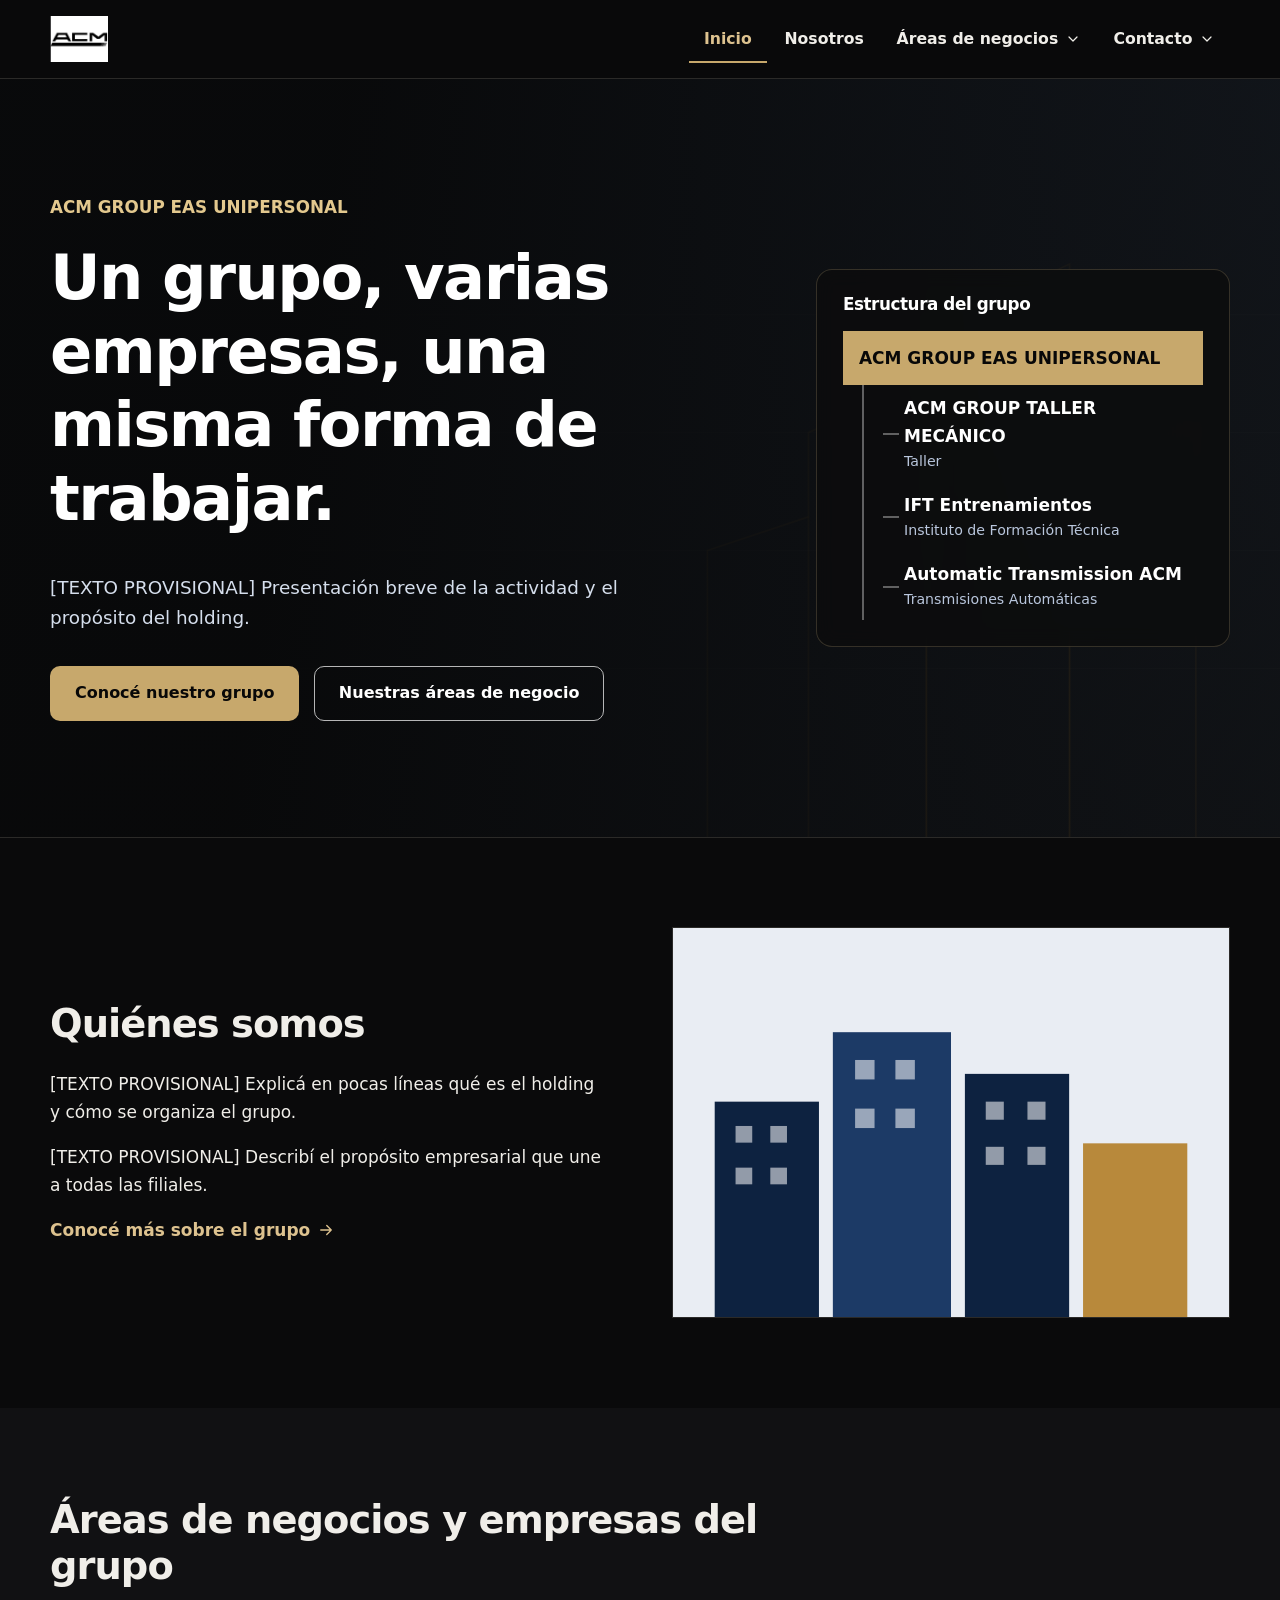
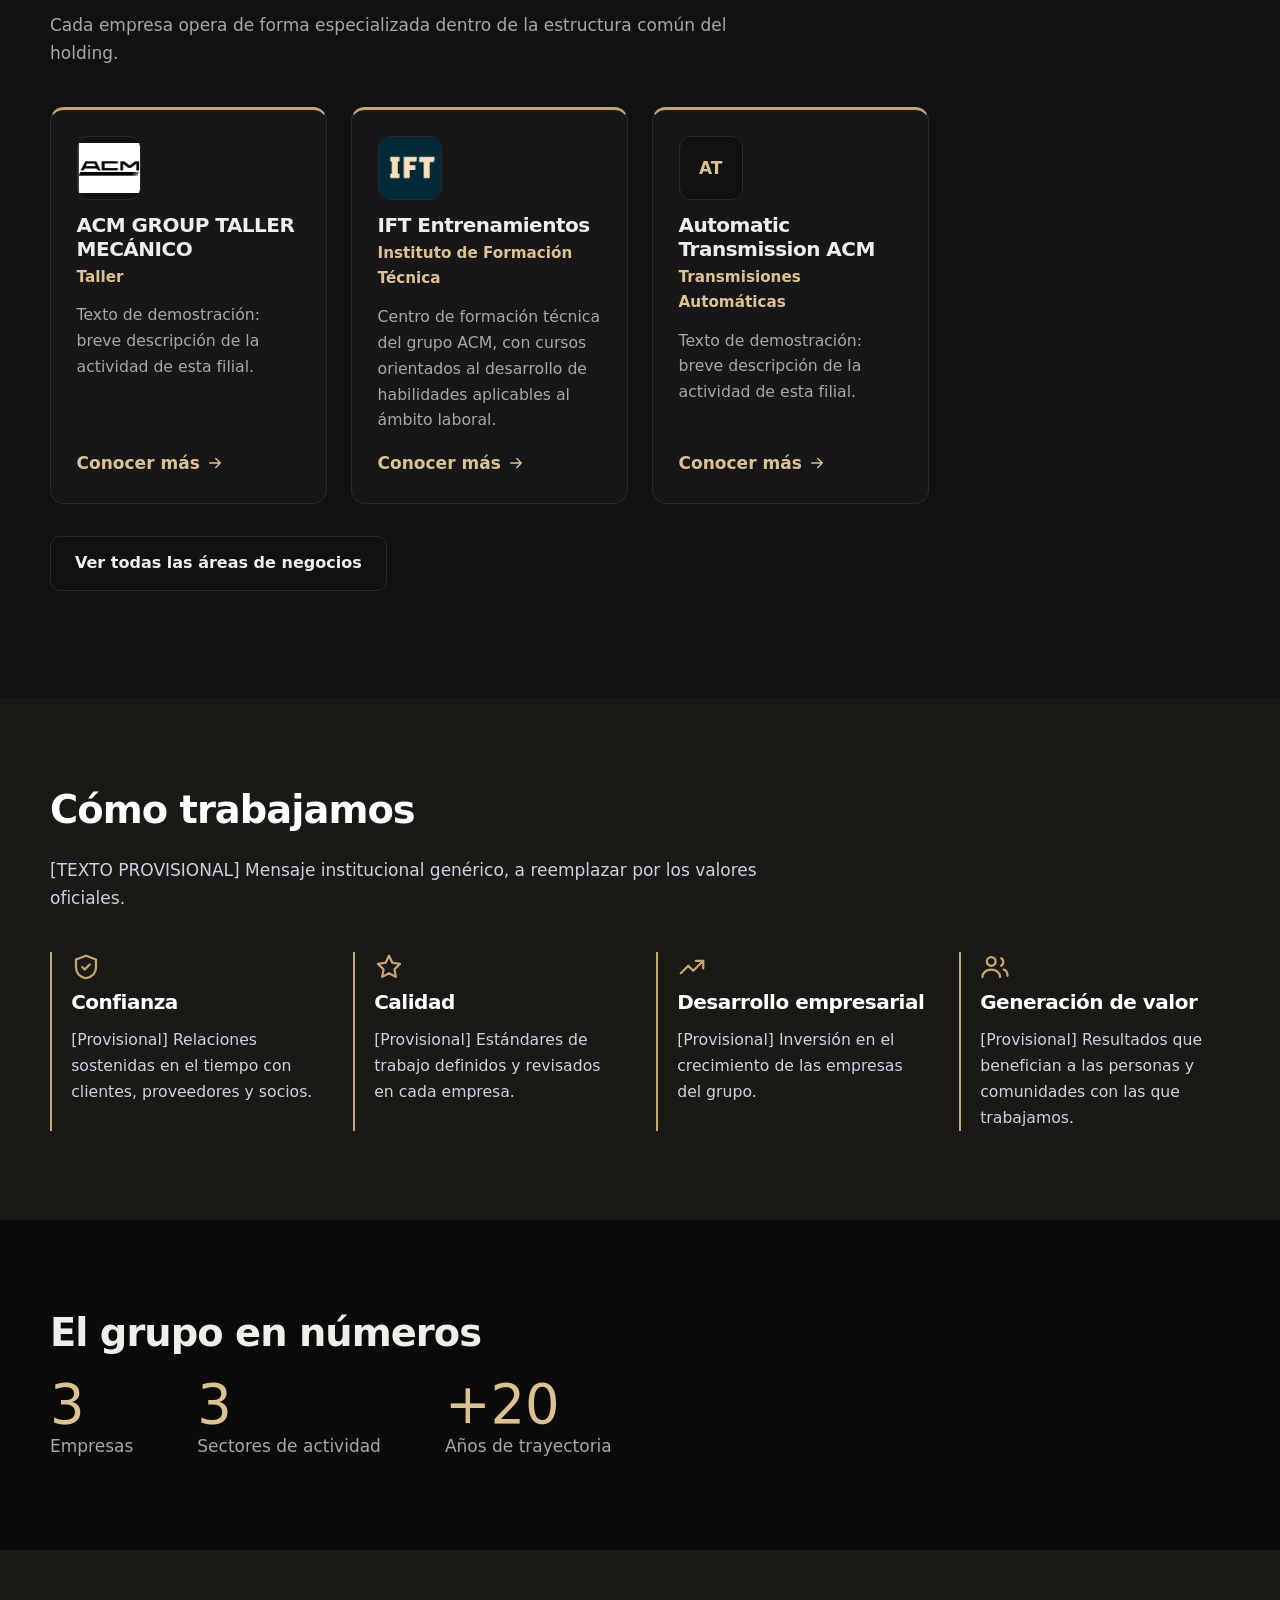
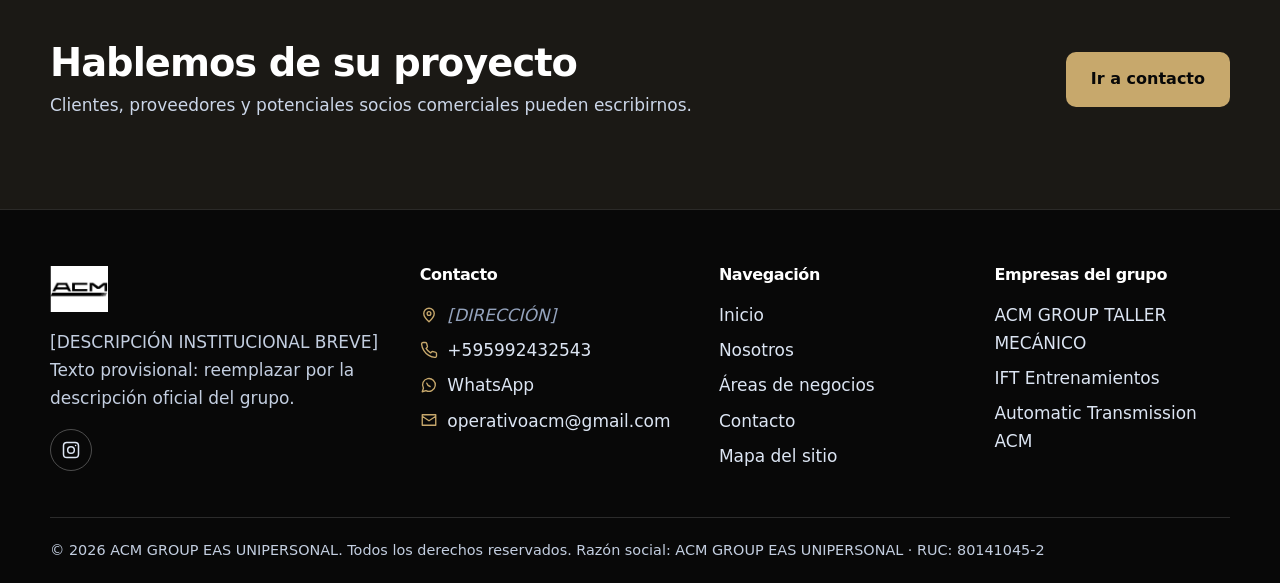
<file: index.html>
<!DOCTYPE html>
<html lang="es">
<head>
  <meta charset="utf-8">
  <meta name="viewport" content="width=device-width, initial-scale=1">
  <title>ACM GROUP EAS UNIPERSONAL | Grupo empresarial</title>
  <meta name="description" content="[DESCRIPCIÓN] Sitio institucional del holding y sus empresas filiales.">
  <meta name="theme-color" content="#0a0a0b">
  <link rel="canonical" href="https://midominio.com.py/ift/">
  <meta property="og:type" content="website">
  <meta property="og:locale" content="es_PY">
  <meta property="og:site_name" content="[NOMBRE DEL HOLDING]">
  <meta property="og:title" content="[NOMBRE DEL HOLDING] | Grupo empresarial">
  <meta property="og:description" content="[DESCRIPCIÓN] Sitio institucional del holding y sus empresas filiales.">
  <meta property="og:url" content="https://midominio.com.py/ift/">
  <link rel="icon" href="/assets/logos/LOGO-ACM.png " type="image/svg+xml">
  <link rel="stylesheet" href="./css/variables.css">
  <link rel="stylesheet" href="./css/styles.css">
  <link rel="stylesheet" href="./css/components.css">
  <link rel="stylesheet" href="./css/responsive.css">
</head>
<body data-root="./" data-page="inicio">
  <a class="skip-link" href="#contenido">Saltar al contenido</a>
  <div id="site-header"></div>
  <noscript><div class="noscript-aviso">Este sitio necesita JavaScript. Enlaces: <a href="./">Inicio</a> · <a href="./nosotros/">Nosotros</a> · <a href="./negocios/">Áreas de negocios</a> · <a href="./contacto/">Contacto</a></div></noscript>
  <main id="contenido" tabindex="-1"></main>
  <div id="site-footer"></div>
  <script src="./js/data/config.js" defer></script>
  <script src="./js/data/empresas.js" defer></script>
  <script src="./js/data/contenido.js" defer></script>
  <script src="./js/icons.js" defer></script>
  <script src="./js/utils.js" defer></script>
  <script src="./js/navigation.js" defer></script>
  <script src="./js/render-empresas.js" defer></script>
  <script src="./js/main.js" defer></script>
</body>
</html>
</file>
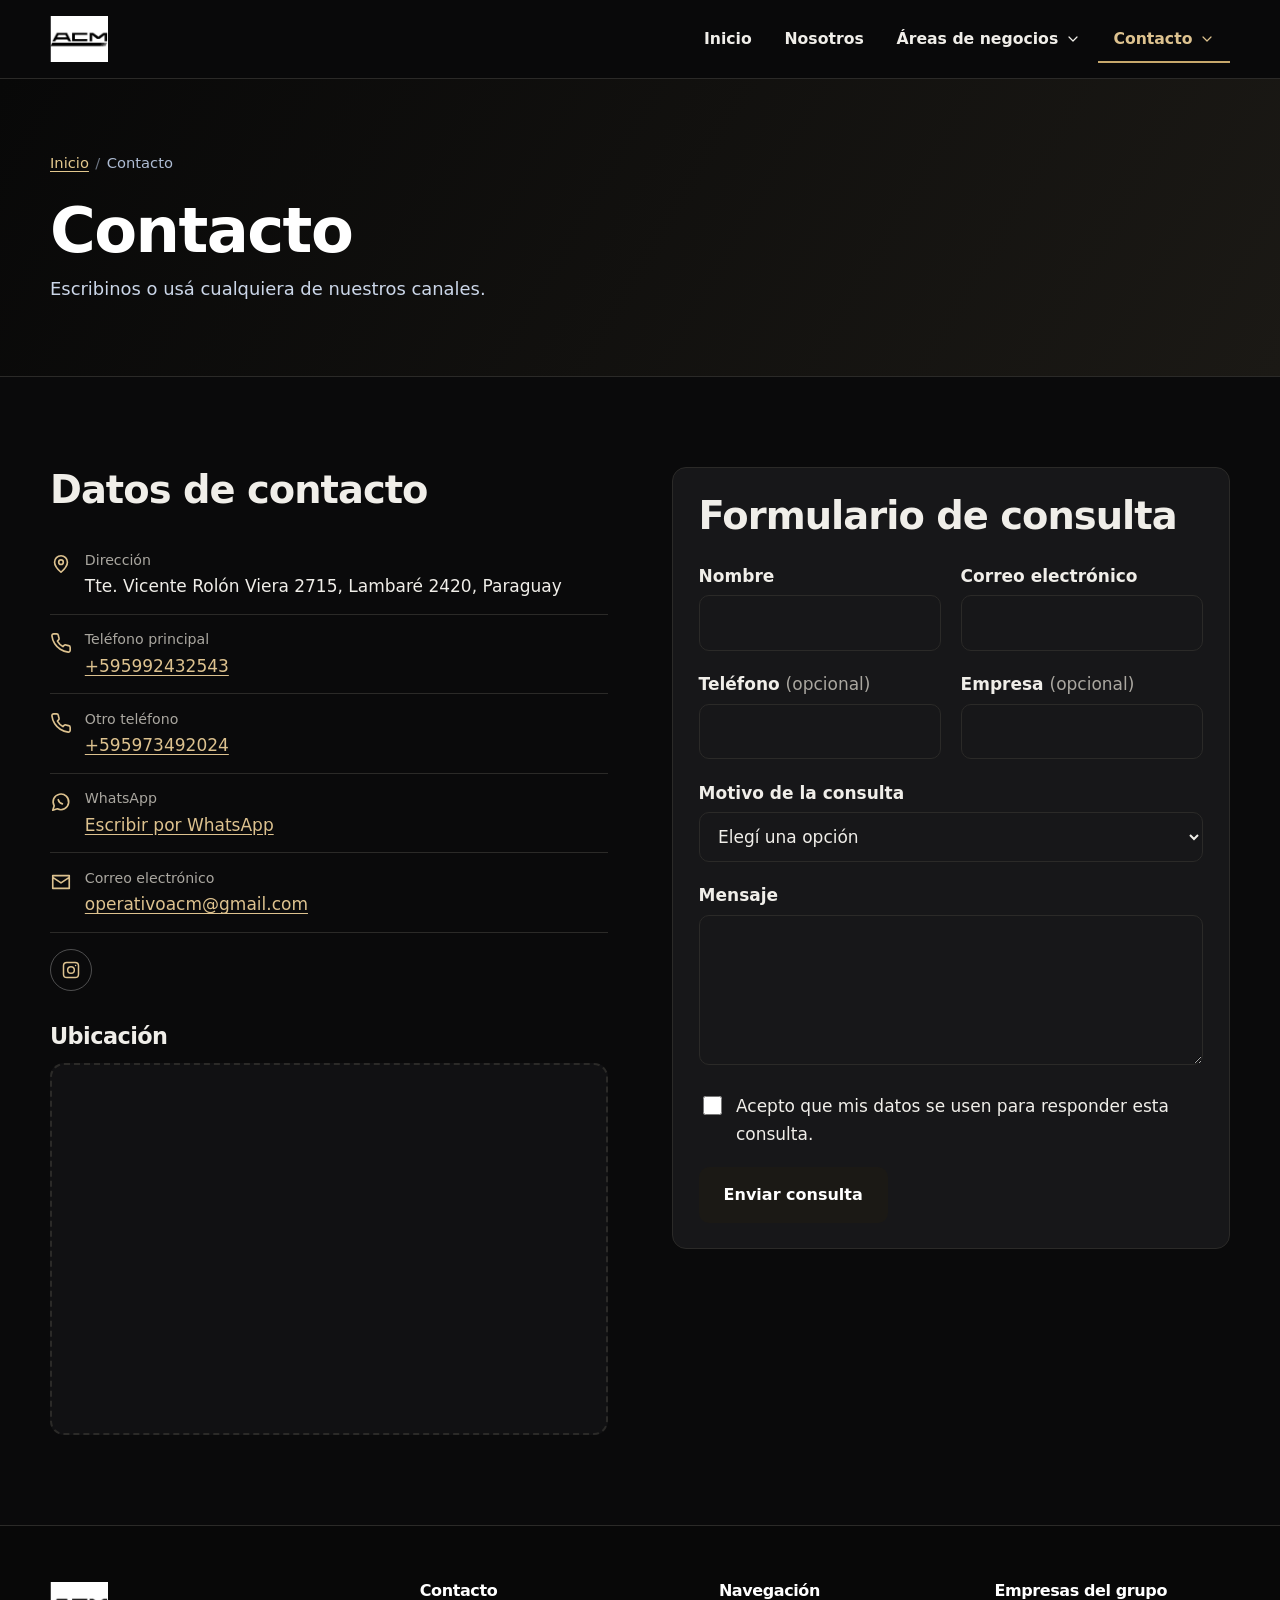
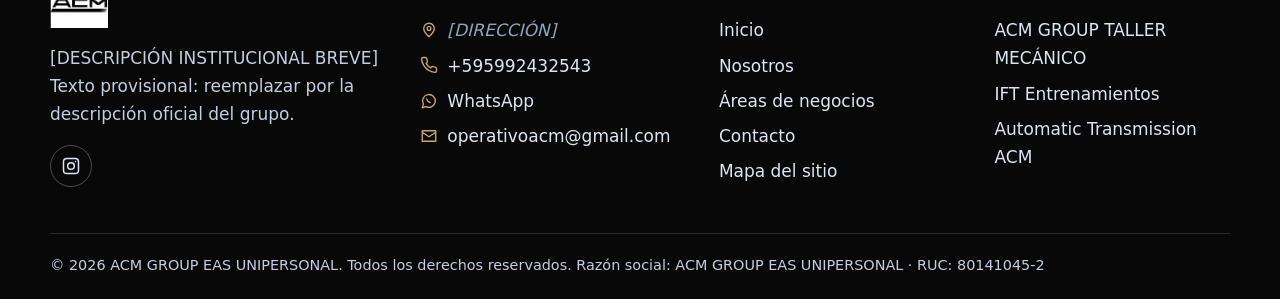
<file: contacto/index.html>
<!DOCTYPE html>
<html lang="es">
<head>
  <meta charset="utf-8">
  <meta name="viewport" content="width=device-width, initial-scale=1">
  <title>Contactos</title>
  <meta name="description" content="Datos de contacto y formulario de consulta del holding.">
  <meta name="theme-color" content="#0a0a0b">
  <link rel="canonical" href="https://midominio.com.py/ift/contacto/">
  <meta property="og:type" content="website">
  <meta property="og:locale" content="es_PY">
  <meta property="og:site_name" content="[NOMBRE DEL HOLDING]">
  <meta property="og:title" content="Contacto | [NOMBRE DEL HOLDING]">
  <meta property="og:description" content="Datos de contacto y formulario de consulta del holding.">
  <meta property="og:url" content="https://midominio.com.py/ift/contacto/">
  <link rel="icon" href="../assets/img/favicon.svg" type="image/svg+xml">
  <link rel="stylesheet" href="../css/variables.css">
  <link rel="stylesheet" href="../css/styles.css">
  <link rel="stylesheet" href="../css/components.css">
  <link rel="stylesheet" href="../css/responsive.css">
</head>
<body data-root="../" data-page="contacto">
  <a class="skip-link" href="#contenido">Saltar al contenido</a>
  <div id="site-header"></div>
  <noscript><div class="noscript-aviso">Este sitio necesita JavaScript. Enlaces: <a href="../">Inicio</a> · <a href="../nosotros/">Nosotros</a> · <a href="../negocios/">Áreas de negocios</a> · <a href="../contacto/">Contacto</a></div></noscript>
  <main id="contenido" tabindex="-1" data-vista="contacto">
    <section class="page-hero"><div class="container">
      <ol class="breadcrumb" aria-label="Ruta de navegación"><li><a href="../">Inicio</a></li><li><span aria-current="page">Contacto</span></li></ol>
      <h1>Contacto</h1><p>Escribinos o usá cualquiera de nuestros canales.</p>
    </div></section>
    <section class="section"><div class="container split split--top">
      <div><h2>Datos de contacto</h2><div id="contacto-info"></div>
        <h2 style="margin-top:2rem;font-size:1.4rem">Ubicación</h2><div class="mapa-caja" id="mapa"></div></div>
      <div class="panel">
        <h2>Formulario de consulta</h2>
        <form id="form-contacto" class="form" novalidate>
          <div class="form-fila">
            <div class="campo"><label for="nombre">Nombre</label><input id="nombre" name="nombre" type="text" autocomplete="name" required aria-describedby="err-nombre"><p class="error-campo" id="err-nombre"></p></div>
            <div class="campo"><label for="email">Correo electrónico</label><input id="email" name="email" type="email" autocomplete="email" required aria-describedby="err-email"><p class="error-campo" id="err-email"></p></div>
          </div>
          <div class="form-fila">
            <div class="campo"><label for="telefono">Teléfono <span class="opcional">(opcional)</span></label><input id="telefono" name="telefono" type="tel" autocomplete="tel" aria-describedby="err-telefono"><p class="error-campo" id="err-telefono"></p></div>
            <div class="campo"><label for="empresa">Empresa <span class="opcional">(opcional)</span></label><input id="empresa" name="empresa" type="text" autocomplete="organization"></div>
          </div>
          <div class="campo"><label for="motivo">Motivo de la consulta</label><select id="motivo" name="motivo" required aria-describedby="err-motivo"><option value="">Elegí una opción</option></select><p class="error-campo" id="err-motivo"></p></div>
          <div class="campo"><label for="mensaje">Mensaje</label><textarea id="mensaje" name="mensaje" required maxlength="2000" aria-describedby="err-mensaje"></textarea><p class="error-campo" id="err-mensaje"></p></div>
          <div class="campo"><div class="campo-check"><input id="privacidad" name="privacidad" type="checkbox" required aria-describedby="err-privacidad"><label for="privacidad">Acepto que mis datos se usen para responder esta consulta. <span id="enlace-politica"></span></label></div><p class="error-campo" id="err-privacidad"></p></div>
          <div class="hp" aria-hidden="true"><label for="_gotcha">No completar</label><input id="_gotcha" name="_gotcha" type="text" tabindex="-1" autocomplete="off"></div>
          <p id="estado-form" class="estado-form" role="status" aria-live="polite" hidden></p>
          <div><button class="btn btn--oscuro" type="submit">Enviar consulta</button></div>
        </form>
      </div>
    </div></section>
  </main>
  <div id="site-footer"></div>
  <script src="../js/data/config.js" defer></script>
  <script src="../js/data/empresas.js" defer></script>
  <script src="../js/data/contenido.js" defer></script>
  <script src="../js/icons.js" defer></script>
  <script src="../js/utils.js" defer></script>
  <script src="../js/navigation.js" defer></script>
  <script src="../js/render-empresas.js" defer></script>
  <script src="../js/contact.js" defer></script>
  <script src="../js/main.js" defer></script>
</body>
</html>
</file>
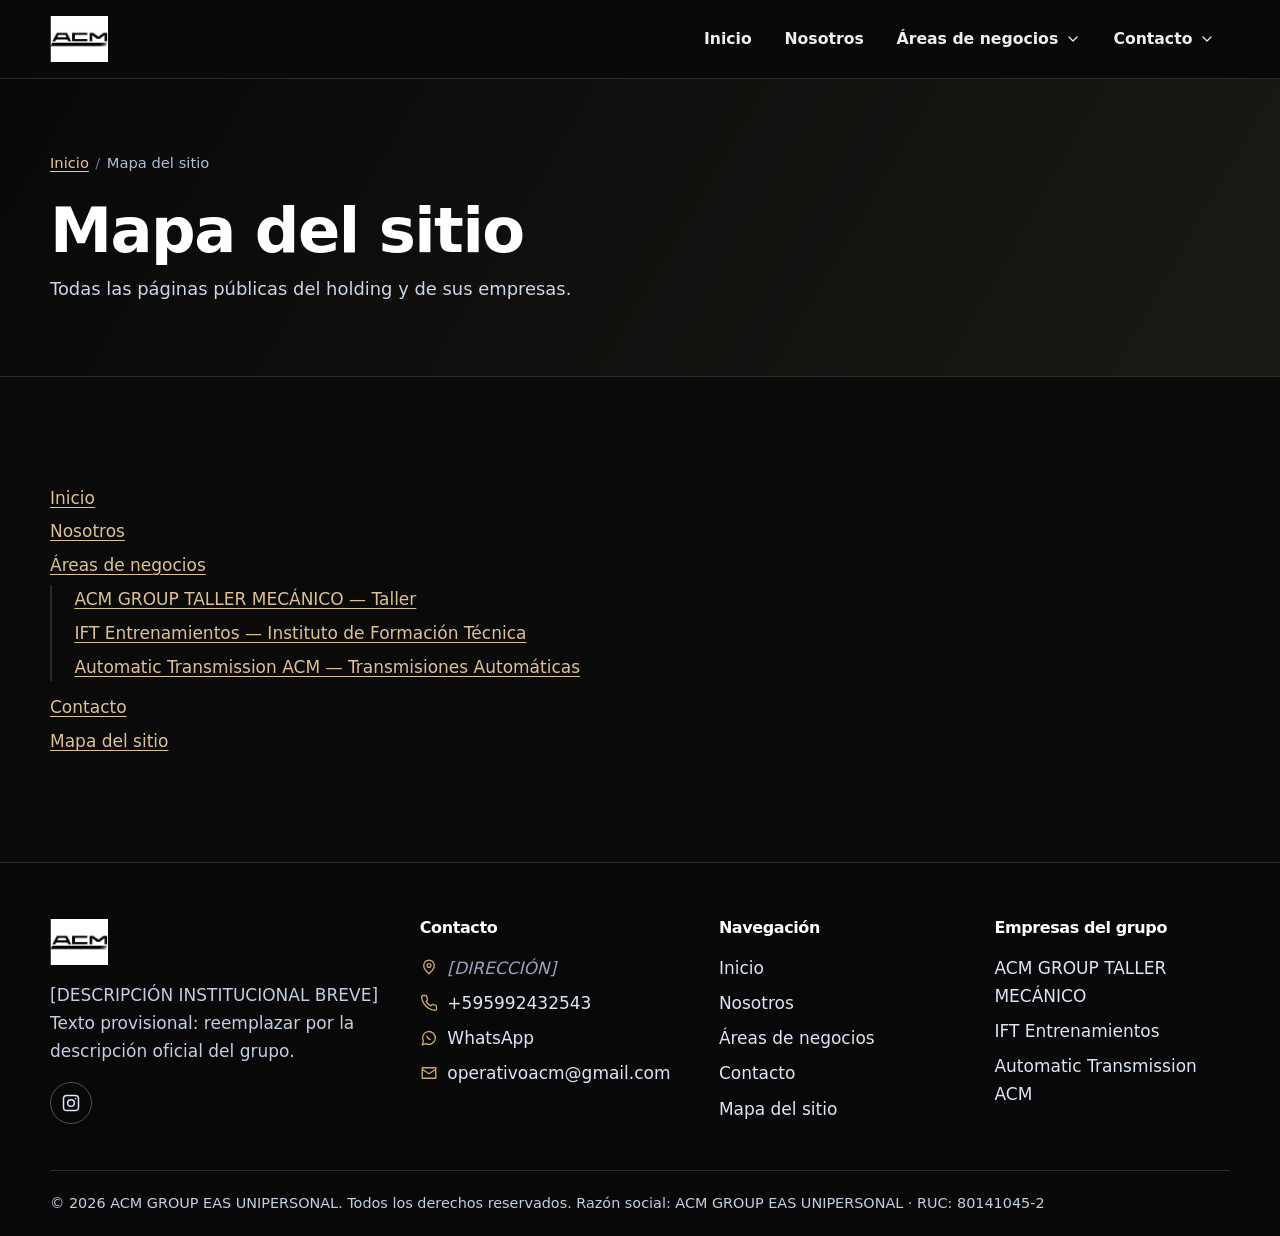
<file: mapa-del-sitio/index.html>
<!DOCTYPE html>
<html lang="es">
<head>
  <meta charset="utf-8">
  <meta name="viewport" content="width=device-width, initial-scale=1">
  <title>Mapa del sitio | [NOMBRE DEL HOLDING]</title>
  <meta name="description" content="Listado de todas las páginas públicas del sitio.">
  <meta name="theme-color" content="#0a0a0b">
  <link rel="canonical" href="https://midominio.com.py/ift/mapa-del-sitio/">
  <meta property="og:type" content="website">
  <meta property="og:locale" content="es_PY">
  <meta property="og:site_name" content="[NOMBRE DEL HOLDING]">
  <meta property="og:title" content="Mapa del sitio | [NOMBRE DEL HOLDING]">
  <meta property="og:description" content="Listado de todas las páginas públicas del sitio.">
  <meta property="og:url" content="https://midominio.com.py/ift/mapa-del-sitio/">
  <link rel="icon" href="../assets/img/favicon.svg" type="image/svg+xml">
  <link rel="stylesheet" href="../css/variables.css">
  <link rel="stylesheet" href="../css/styles.css">
  <link rel="stylesheet" href="../css/components.css">
  <link rel="stylesheet" href="../css/responsive.css">
</head>
<body data-root="../" data-page="mapa" data-vista="mapa">
  <a class="skip-link" href="#contenido">Saltar al contenido</a>
  <div id="site-header"></div>
  <noscript><div class="noscript-aviso">Este sitio necesita JavaScript. Enlaces: <a href="../">Inicio</a> · <a href="../nosotros/">Nosotros</a> · <a href="../negocios/">Áreas de negocios</a> · <a href="../contacto/">Contacto</a></div></noscript>
  <main id="contenido" tabindex="-1"></main>
  <div id="site-footer"></div>
  <script src="../js/data/config.js" defer></script>
  <script src="../js/data/empresas.js" defer></script>
  <script src="../js/data/contenido.js" defer></script>
  <script src="../js/icons.js" defer></script>
  <script src="../js/utils.js" defer></script>
  <script src="../js/navigation.js" defer></script>
  <script src="../js/render-empresas.js" defer></script>
  <script src="../js/main.js" defer></script>
</body>
</html>
</file>
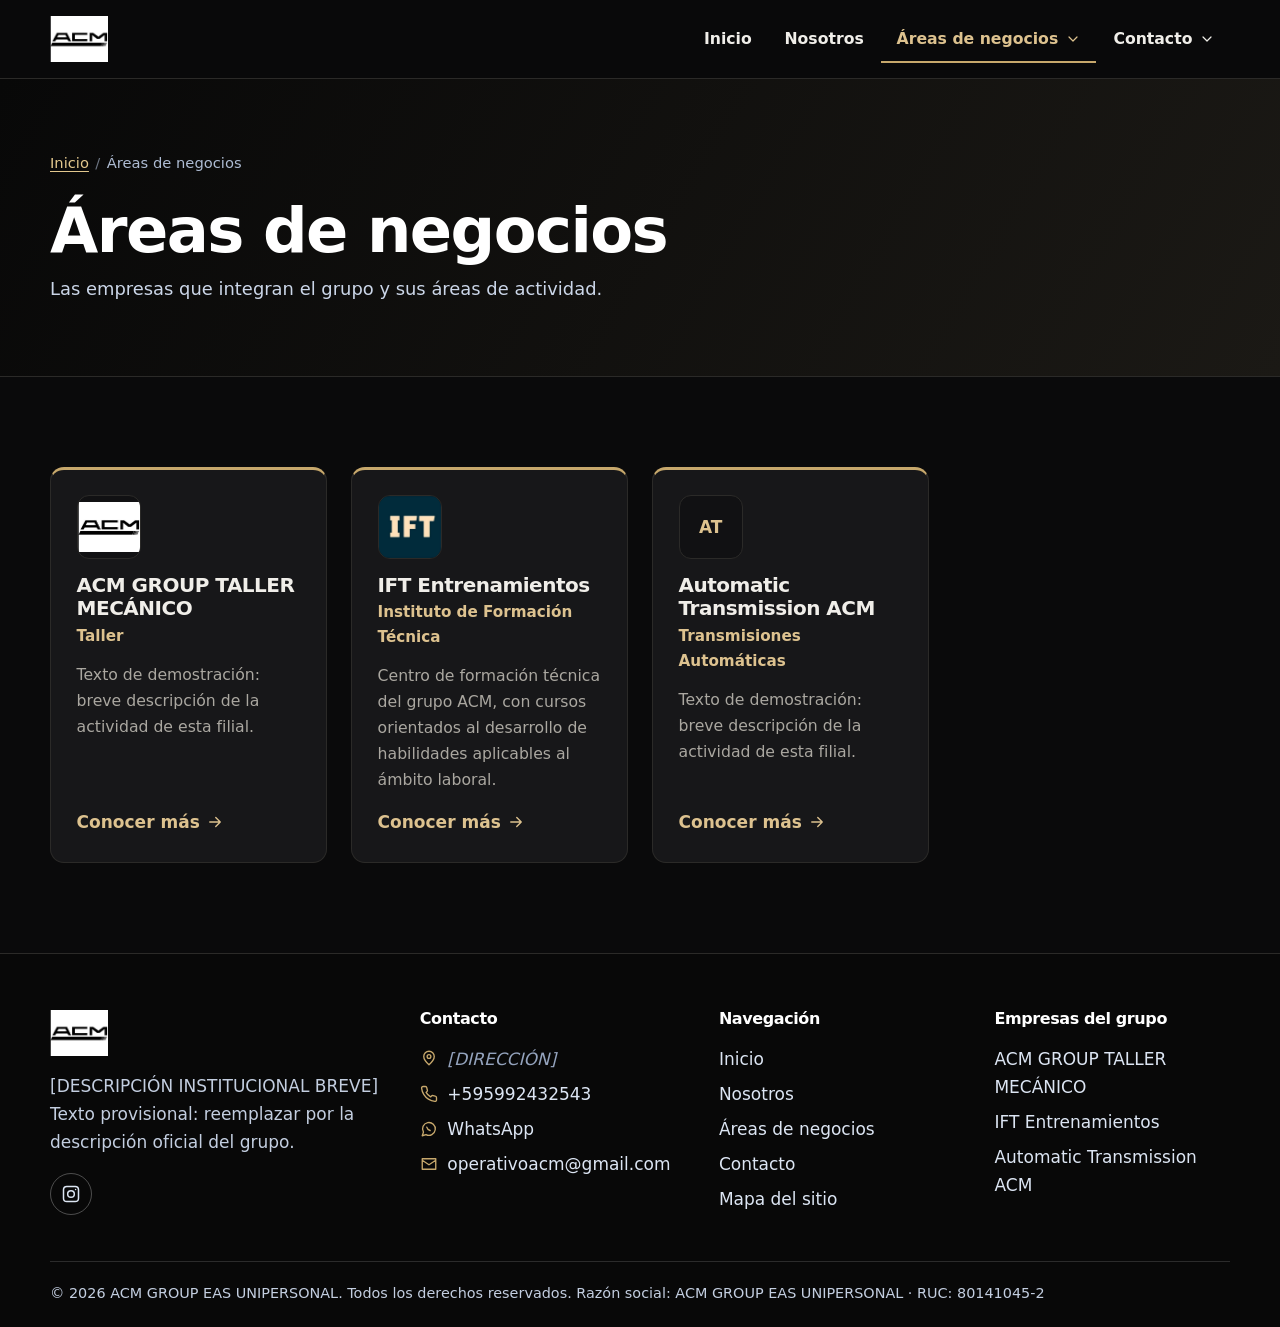
<file: negocios/index.html>
<!DOCTYPE html>
<html lang="es">
<head>
  <meta charset="utf-8">
  <meta name="viewport" content="width=device-width, initial-scale=1">
  <title>Áreas de negocios | [NOMBRE DEL HOLDING]</title>
  <meta name="description" content="Empresas filiales y áreas de actividad del grupo.">
  <meta name="theme-color" content="#0a0a0b">
  <link rel="canonical" href="https://midominio.com.py/ift/negocios/">
  <meta property="og:type" content="website">
  <meta property="og:locale" content="es_PY">
  <meta property="og:site_name" content="[NOMBRE DEL HOLDING]">
  <meta property="og:title" content="Áreas de negocios | [NOMBRE DEL HOLDING]">
  <meta property="og:description" content="Empresas filiales y áreas de actividad del grupo.">
  <meta property="og:url" content="https://midominio.com.py/ift/negocios/">
  <link rel="icon" href="../assets/logos/LOGO-IFT.jpeg" type="image/jpeg">
  <link rel="stylesheet" href="../css/variables.css">
  <link rel="stylesheet" href="../css/styles.css">
  <link rel="stylesheet" href="../css/components.css">
  <link rel="stylesheet" href="../css/responsive.css">
</head>
<body data-root="../" data-page="negocios">
  <a class="skip-link" href="#contenido">Saltar al contenido</a>
  <div id="site-header"></div>
  <noscript><div class="noscript-aviso">Este sitio necesita JavaScript. Enlaces: <a href="../">Inicio</a> · <a href="../nosotros/">Nosotros</a> · <a href="../negocios/">Áreas de negocios</a> · <a href="../contacto/">Contacto</a></div></noscript>
  <main id="contenido" tabindex="-1"></main>
  <div id="site-footer"></div>
  <script src="../js/data/config.js" defer></script>
  <script src="../js/data/empresas.js" defer></script>
  <script src="../js/data/contenido.js" defer></script>
  <script src="../js/icons.js" defer></script>
  <script src="../js/utils.js" defer></script>
  <script src="../js/navigation.js" defer></script>
  <script src="../js/render-empresas.js" defer></script>
  <script src="../js/main.js" defer></script>
</body>
</html>
</file>
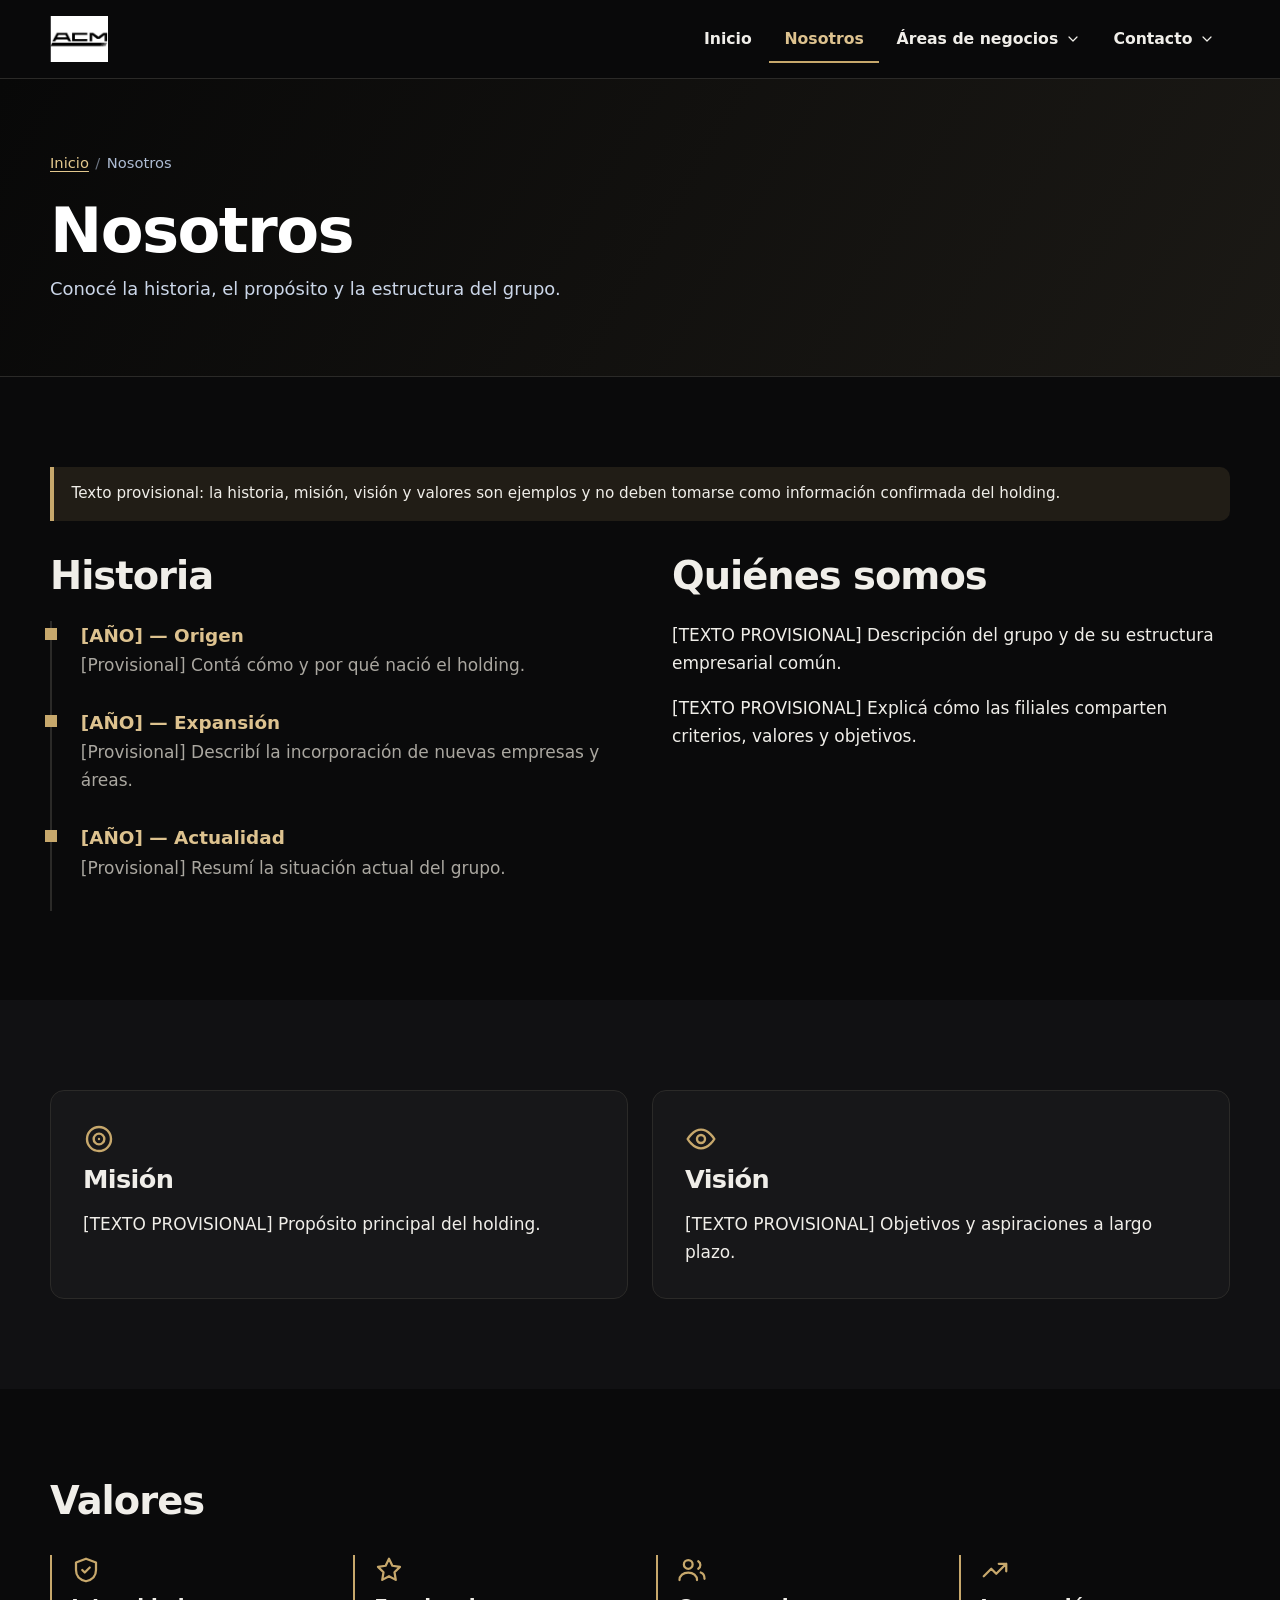
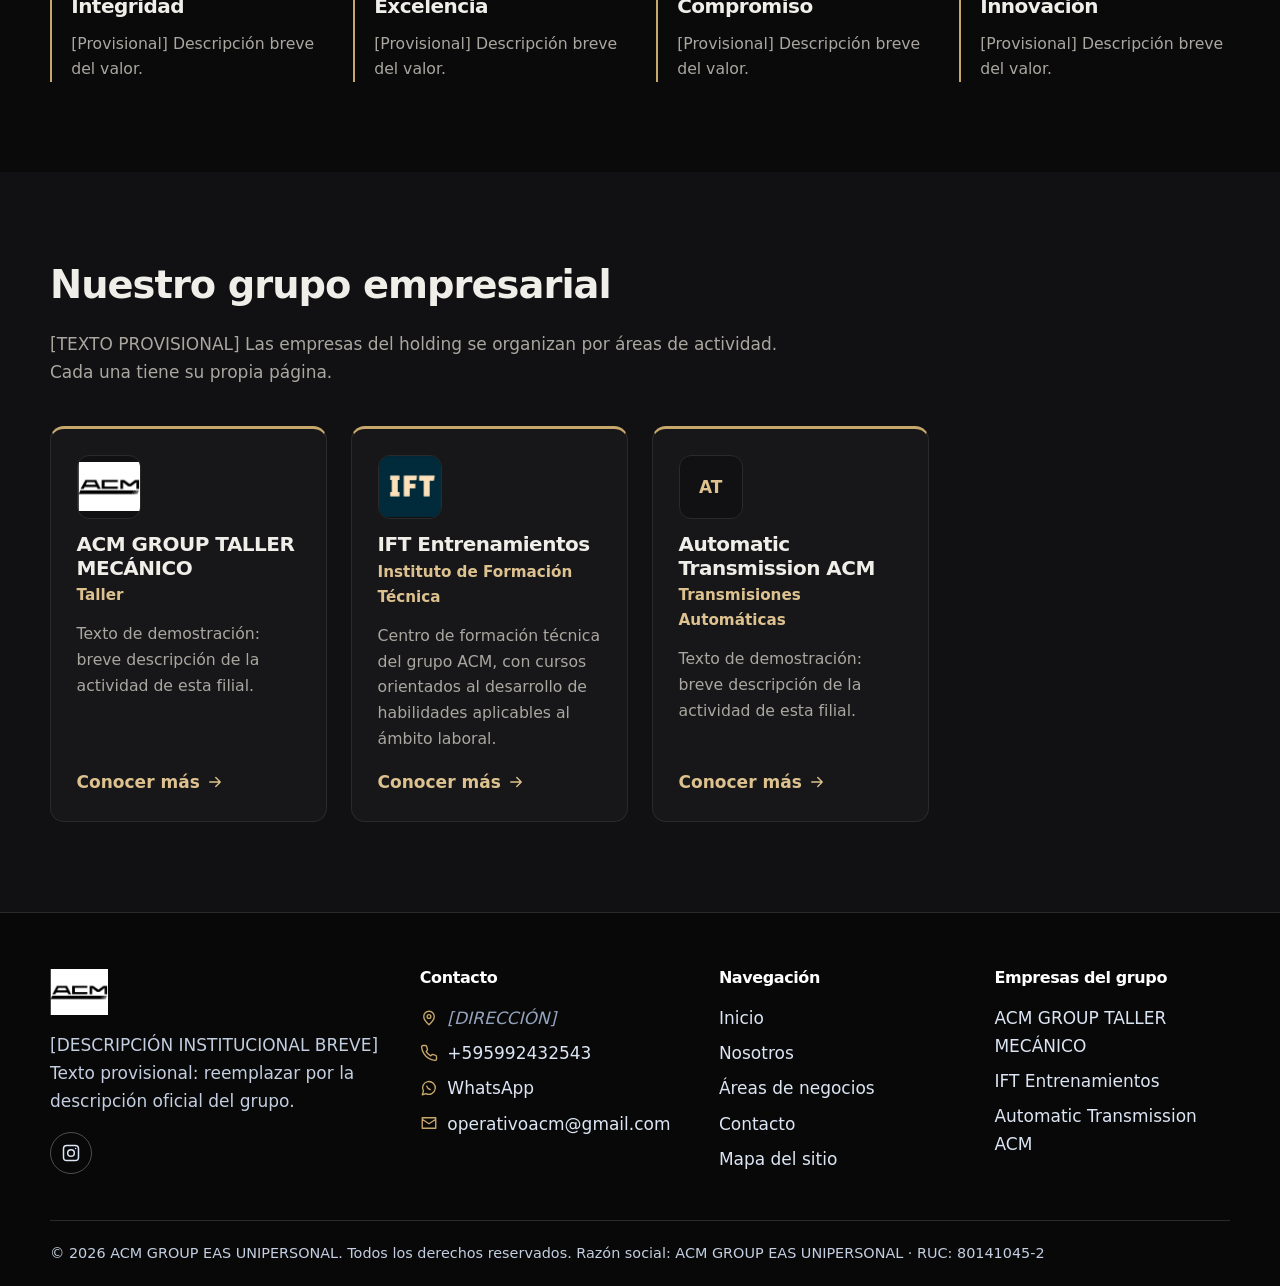
<file: nosotros/index.html>
<!DOCTYPE html>
<html lang="es">
<head>
  <meta charset="utf-8">
  <meta name="viewport" content="width=device-width, initial-scale=1">
  <title>Nosotros</title>
  <meta name="description" content="Historia, misión, visión, valores y estructura del grupo empresarial.">
  <meta name="theme-color" content="#0a0a0b">
  <link rel="canonical" href="https://midominio.com.py/ift/nosotros/">
  <meta property="og:type" content="website">
  <meta property="og:locale" content="es_PY">
  <meta property="og:site_name" content="[NOMBRE DEL HOLDING]">
  <meta property="og:title" content="Nosotros | [NOMBRE DEL HOLDING]">
  <meta property="og:description" content="Historia, misión, visión, valores y estructura del grupo empresarial.">
  <meta property="og:url" content="https://midominio.com.py/ift/nosotros/">
  <link rel="icon" href="../assets/logos/LOGO-ACM.png" type="image/svg+xml">
  <link rel="stylesheet" href="../css/variables.css">
  <link rel="stylesheet" href="../css/styles.css">
  <link rel="stylesheet" href="../css/components.css">
  <link rel="stylesheet" href="../css/responsive.css">
</head>
<body data-root="../" data-page="nosotros">
  <a class="skip-link" href="#contenido">Saltar al contenido</a>
  <div id="site-header"></div>
  <noscript><div class="noscript-aviso">Este sitio necesita JavaScript. Enlaces: <a href="../">Inicio</a> · <a href="../nosotros/">Nosotros</a> · <a href="../negocios/">Áreas de negocios</a> · <a href="../contacto/">Contacto</a></div></noscript>
  <main id="contenido" tabindex="-1"></main>
  <div id="site-footer"></div>
  <script src="../js/data/config.js" defer></script>
  <script src="../js/data/empresas.js" defer></script>
  <script src="../js/data/contenido.js" defer></script>
  <script src="../js/icons.js" defer></script>
  <script src="../js/utils.js" defer></script>
  <script src="../js/navigation.js" defer></script>
  <script src="../js/render-empresas.js" defer></script>
  <script src="../js/main.js" defer></script>
</body>
</html>
</file>
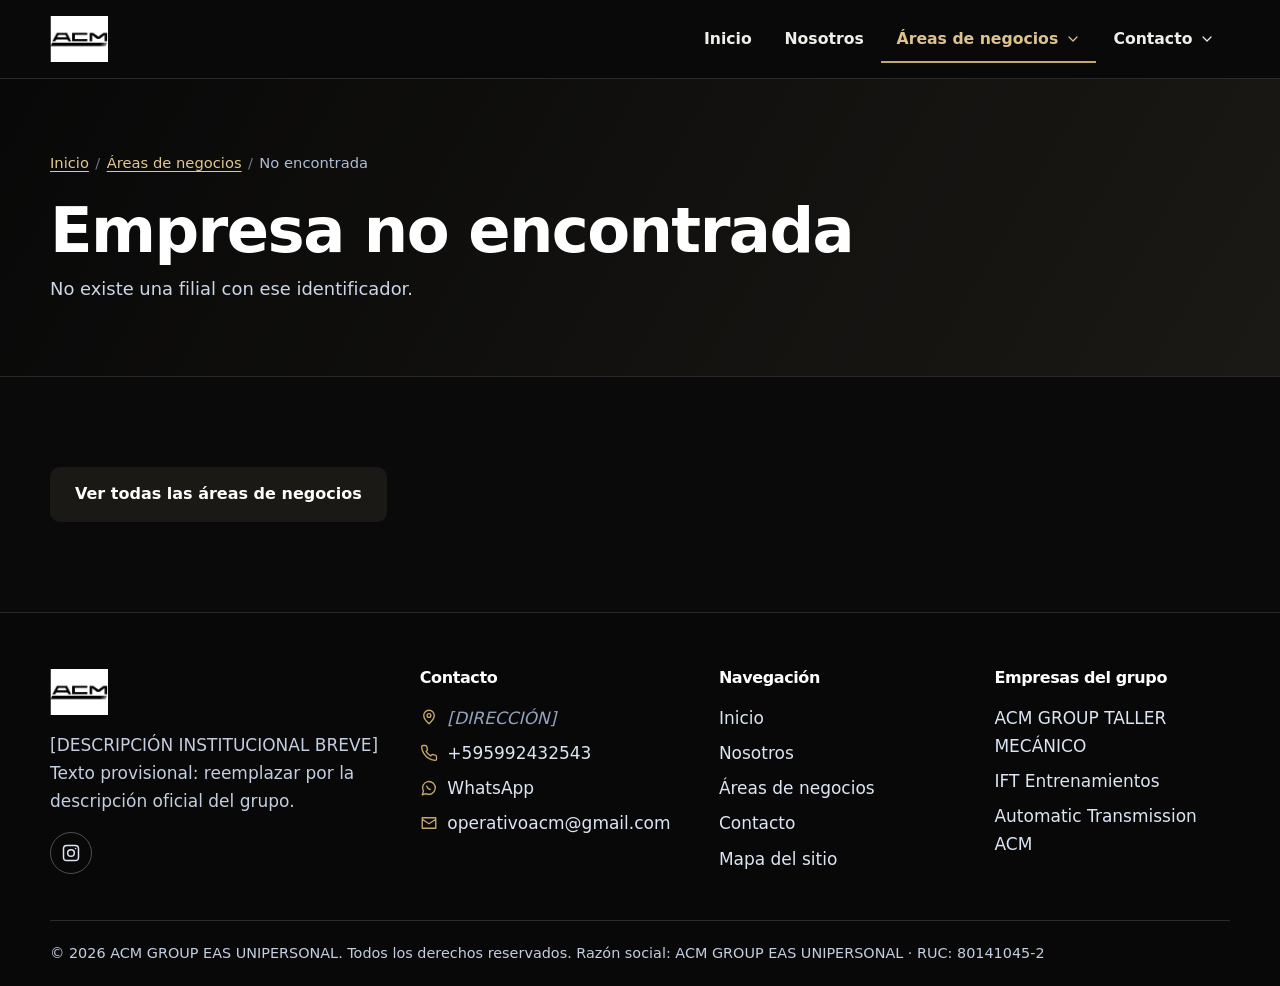
<file: negocios/acm-automatic-transmission/index.html>
<!DOCTYPE html>
<html lang="es">
<head>
  <meta charset="utf-8">
  <meta name="viewport" content="width=device-width, initial-scale=1">
  <title>ACM Automatic Transsmision | ACM GROUP EAS UNIPERSONAL</title>
  <meta name="description" content="Texto de demostración: breve descripción de la actividad de esta filial.">
  <meta name="theme-color" content="#0a0a0b">
  <link rel="canonical" href="https://midominio.com.py/ift/negocios/acm-automatic-transsmision/">
  <meta property="og:type" content="website">
  <meta property="og:locale" content="es_PY">
  <meta property="og:site_name" content="ACM GROUP EAS UNIPERSONAL">
  <meta property="og:title" content="ACM Automatic Transsmision | ACM GROUP EAS UNIPERSONAL">
  <meta property="og:description" content="Texto de demostración: breve descripción de la actividad de esta filial.">
  <meta property="og:url" content="https://midominio.com.py/ift/negocios/acm-automatic-transsmision/">
  <link rel="icon" href="../../assets/img/favicon.svg" type="image/svg+xml">
  <link rel="stylesheet" href="../../css/variables.css">
  <link rel="stylesheet" href="../../css/styles.css">
  <link rel="stylesheet" href="../../css/components.css">
  <link rel="stylesheet" href="../../css/responsive.css">
</head>
<body data-root="../../" data-page="negocios" data-vista="filial" data-slug="acm-automatic-transsmision">
  <a class="skip-link" href="#contenido">Saltar al contenido</a>
  <div id="site-header"></div>
  <noscript><div class="noscript-aviso">Este sitio necesita JavaScript. Enlaces: <a href="../../">Inicio</a> · <a href="../../nosotros/">Nosotros</a> · <a href="../../negocios/">Áreas de negocios</a> · <a href="../../contacto/">Contacto</a></div></noscript>
  <main id="contenido" tabindex="-1"></main>
  <div id="site-footer"></div>
  <script src="../../js/data/config.js" defer></script>
  <script src="../../js/data/empresas.js" defer></script>
  <script src="../../js/data/contenido.js" defer></script>
  <script src="../../js/icons.js" defer></script>
  <script src="../../js/utils.js" defer></script>
  <script src="../../js/navigation.js" defer></script>
  <script src="../../js/render-empresas.js" defer></script>
  <script src="../../js/main.js" defer></script>
</body>
</html>
</file>
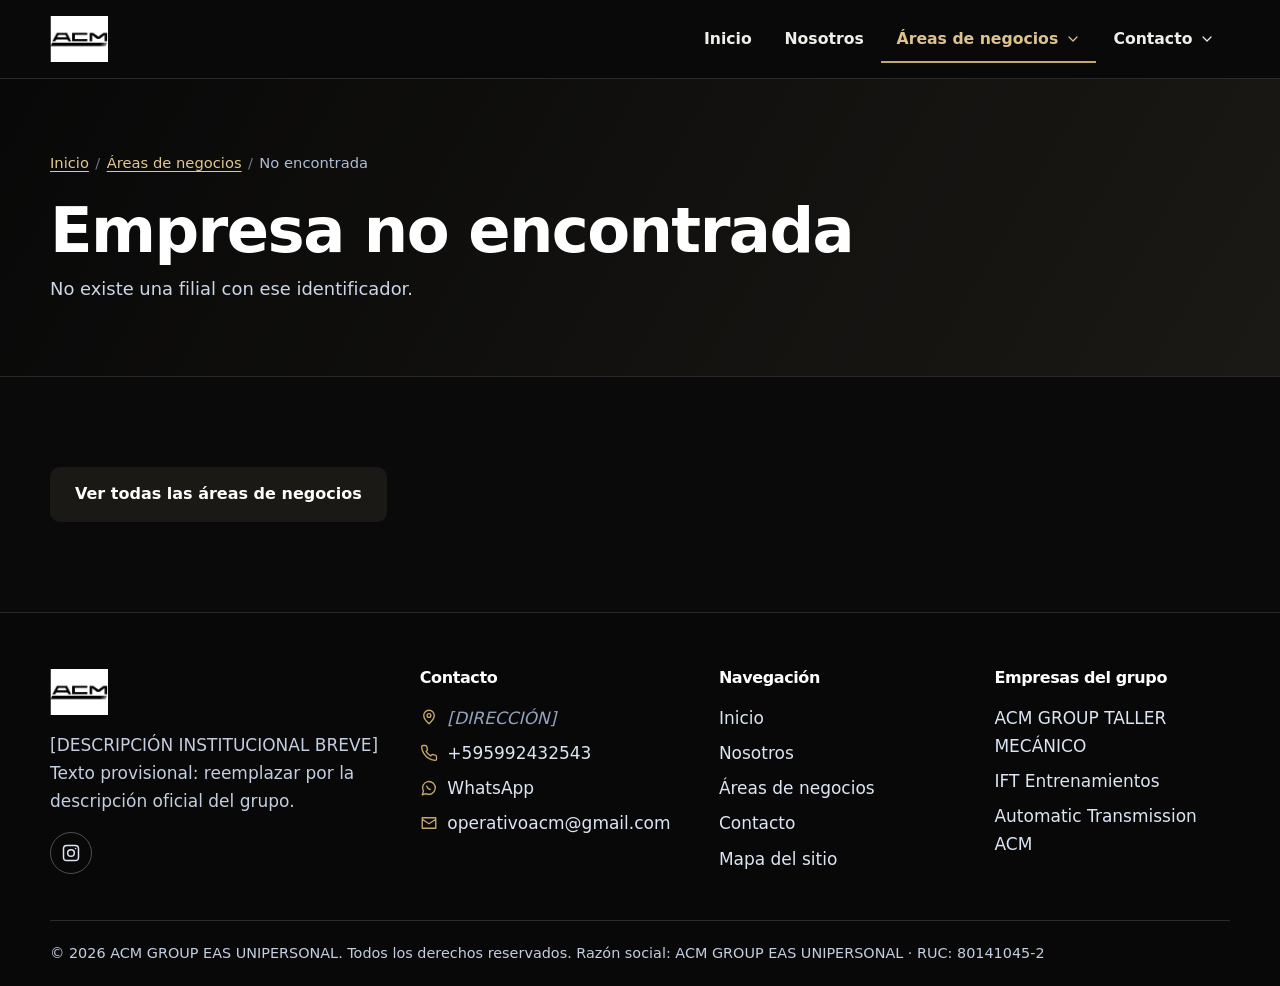
<file: negocios/acm-group-parts/index.html>
<!DOCTYPE html>
<html lang="es">
<head>
  <meta charset="utf-8">
  <meta name="viewport" content="width=device-width, initial-scale=1">
  <title>ACM GROUP PARTS | ACM GROUP EAS UNIPERSONAL</title>
  <meta name="description" content="Texto de demostración: breve descripción de la actividad de esta filial.">
  <meta name="theme-color" content="#0a0a0b">
  <link rel="canonical" href="https://midominio.com.py/ift/negocios/acm-group-parts/">
  <meta property="og:type" content="website">
  <meta property="og:locale" content="es_PY">
  <meta property="og:site_name" content="ACM GROUP EAS UNIPERSONAL">
  <meta property="og:title" content="ACM GROUP PARTS | ACM GROUP EAS UNIPERSONAL">
  <meta property="og:description" content="Texto de demostración: breve descripción de la actividad de esta filial.">
  <meta property="og:url" content="https://midominio.com.py/ift/negocios/acm-group-parts/">
  <link rel="icon" href="../../assets/img/favicon.svg" type="image/svg+xml">
  <link rel="stylesheet" href="../../css/variables.css">
  <link rel="stylesheet" href="../../css/styles.css">
  <link rel="stylesheet" href="../../css/components.css">
  <link rel="stylesheet" href="../../css/responsive.css">
</head>
<body data-root="../../" data-page="negocios" data-vista="filial" data-slug="acm-group-parts">
  <a class="skip-link" href="#contenido">Saltar al contenido</a>
  <div id="site-header"></div>
  <noscript><div class="noscript-aviso">Este sitio necesita JavaScript. Enlaces: <a href="../../">Inicio</a> · <a href="../../nosotros/">Nosotros</a> · <a href="../../negocios/">Áreas de negocios</a> · <a href="../../contacto/">Contacto</a></div></noscript>
  <main id="contenido" tabindex="-1"></main>
  <div id="site-footer"></div>
  <script src="../../js/data/config.js" defer></script>
  <script src="../../js/data/empresas.js" defer></script>
  <script src="../../js/data/contenido.js" defer></script>
  <script src="../../js/icons.js" defer></script>
  <script src="../../js/utils.js" defer></script>
  <script src="../../js/navigation.js" defer></script>
  <script src="../../js/render-empresas.js" defer></script>
  <script src="../../js/main.js" defer></script>
</body>
</html>
</file>
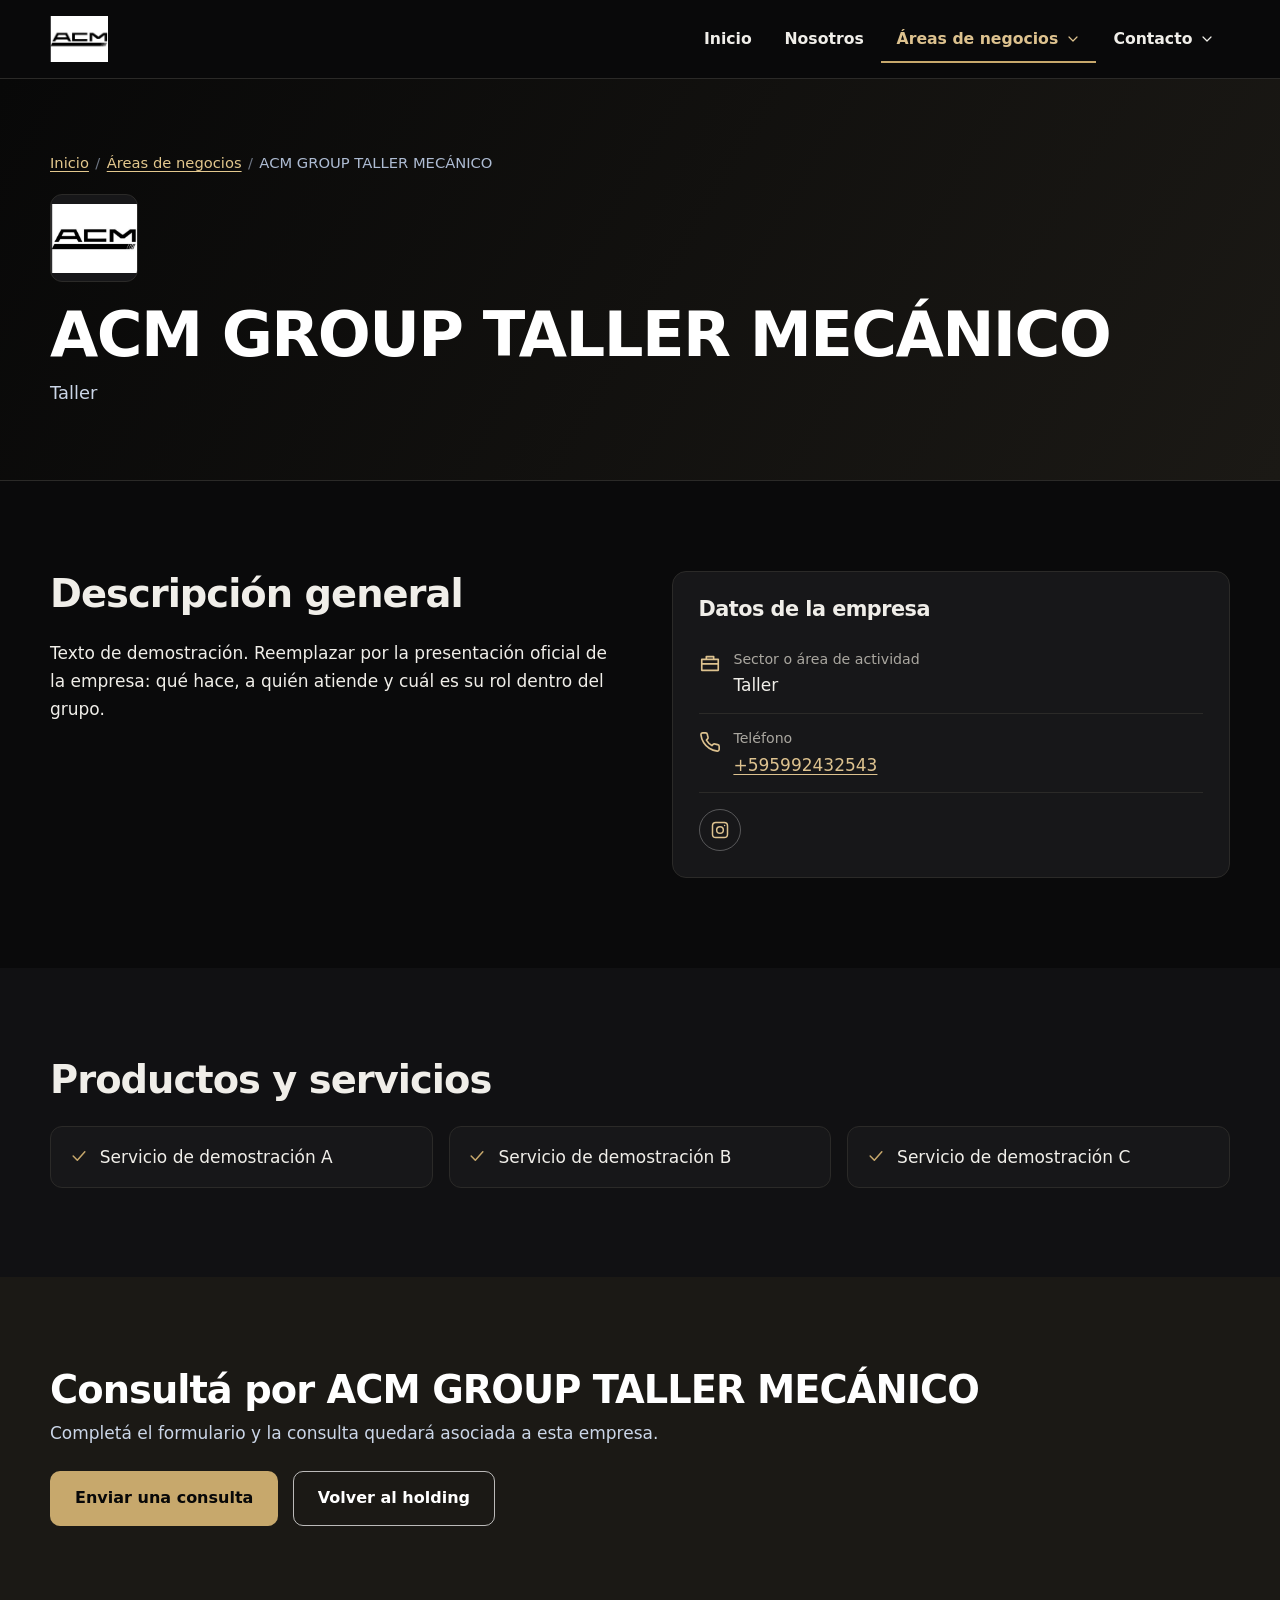
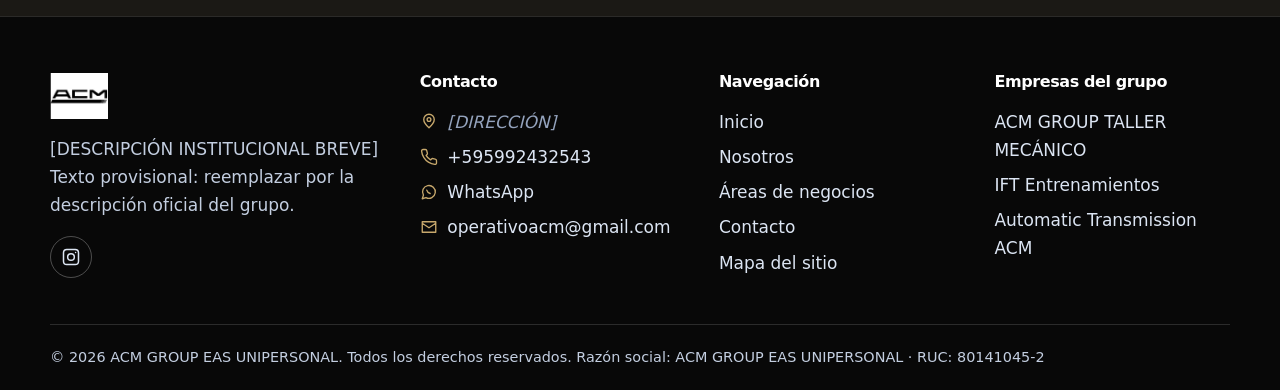
<file: negocios/acm-group-taller-mecanico/index.html>
<!DOCTYPE html>
<html lang="es">
<head>
  <meta charset="utf-8">
  <meta name="viewport" content="width=device-width, initial-scale=1">
  <title>ACM GROUP TALLER MECÁNICO | ACM GROUP EAS UNIPERSONAL</title>
  <meta name="description" content="Texto de demostración: breve descripción de la actividad de esta filial.">
  <meta name="theme-color" content="#0a0a0b">
  <link rel="canonical" href="https://midominio.com.py/ift/negocios/acm-group-taller-mecanico/">
  <meta property="og:type" content="website">
  <meta property="og:locale" content="es_PY">
  <meta property="og:site_name" content="ACM GROUP EAS UNIPERSONAL">
  <meta property="og:title" content="ACM GROUP TALLER MECÁNICO | ACM GROUP EAS UNIPERSONAL">
  <meta property="og:description" content="Texto de demostración: breve descripción de la actividad de esta filial.">
  <meta property="og:url" content="https://midominio.com.py/ift/negocios/acm-group-taller-mecanico/">
  <link rel="icon" href="../../assets/img/favicon.svg" type="image/svg+xml">
  <link rel="stylesheet" href="../../css/variables.css">
  <link rel="stylesheet" href="../../css/styles.css">
  <link rel="stylesheet" href="../../css/components.css">
  <link rel="stylesheet" href="../../css/responsive.css">
</head>
<body data-root="../../" data-page="negocios" data-vista="filial" data-slug="acm-group-taller-mecanico">
  <a class="skip-link" href="#contenido">Saltar al contenido</a>
  <div id="site-header"></div>
  <noscript><div class="noscript-aviso">Este sitio necesita JavaScript. Enlaces: <a href="../../">Inicio</a> · <a href="../../nosotros/">Nosotros</a> · <a href="../../negocios/">Áreas de negocios</a> · <a href="../../contacto/">Contacto</a></div></noscript>
  <main id="contenido" tabindex="-1"></main>
  <div id="site-footer"></div>
  <script src="../../js/data/config.js" defer></script>
  <script src="../../js/data/empresas.js" defer></script>
  <script src="../../js/data/contenido.js" defer></script>
  <script src="../../js/icons.js" defer></script>
  <script src="../../js/utils.js" defer></script>
  <script src="../../js/navigation.js" defer></script>
  <script src="../../js/render-empresas.js" defer></script>
  <script src="../../js/main.js" defer></script>
</body>
</html>
</file>
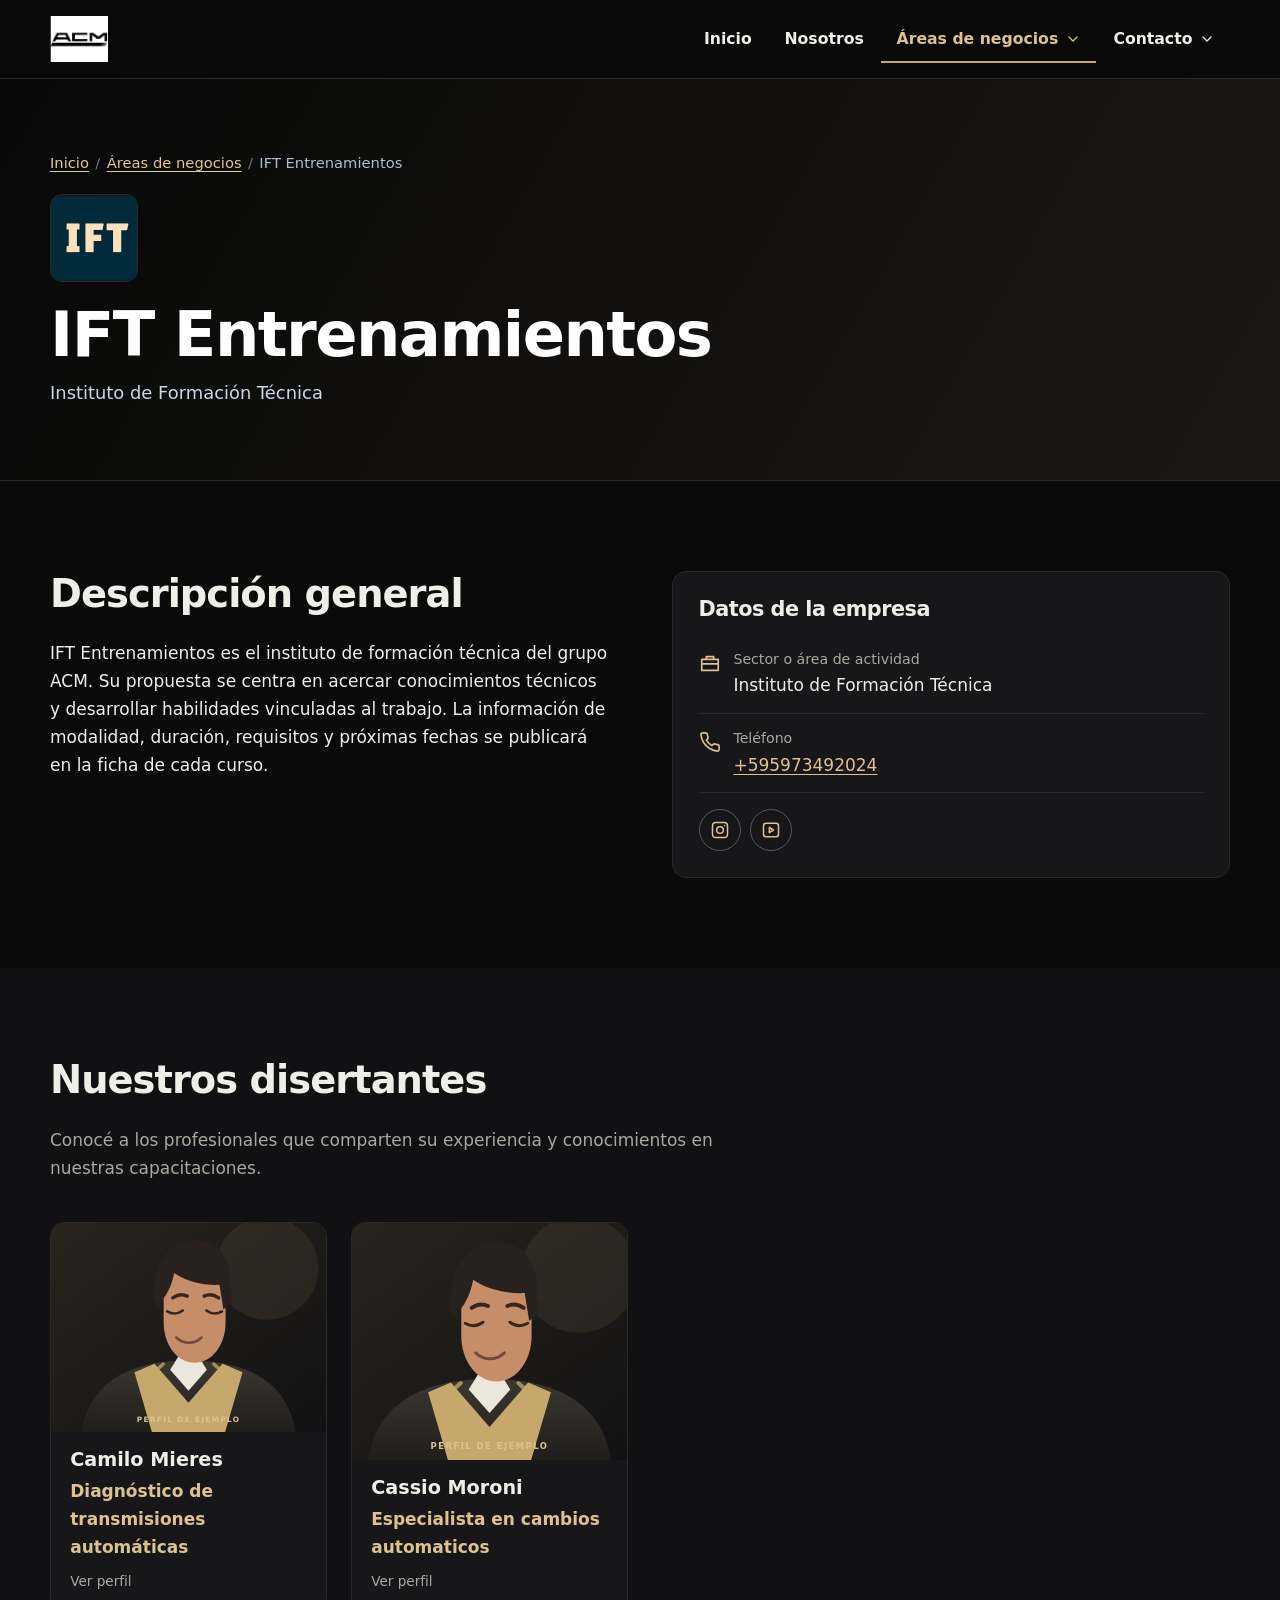
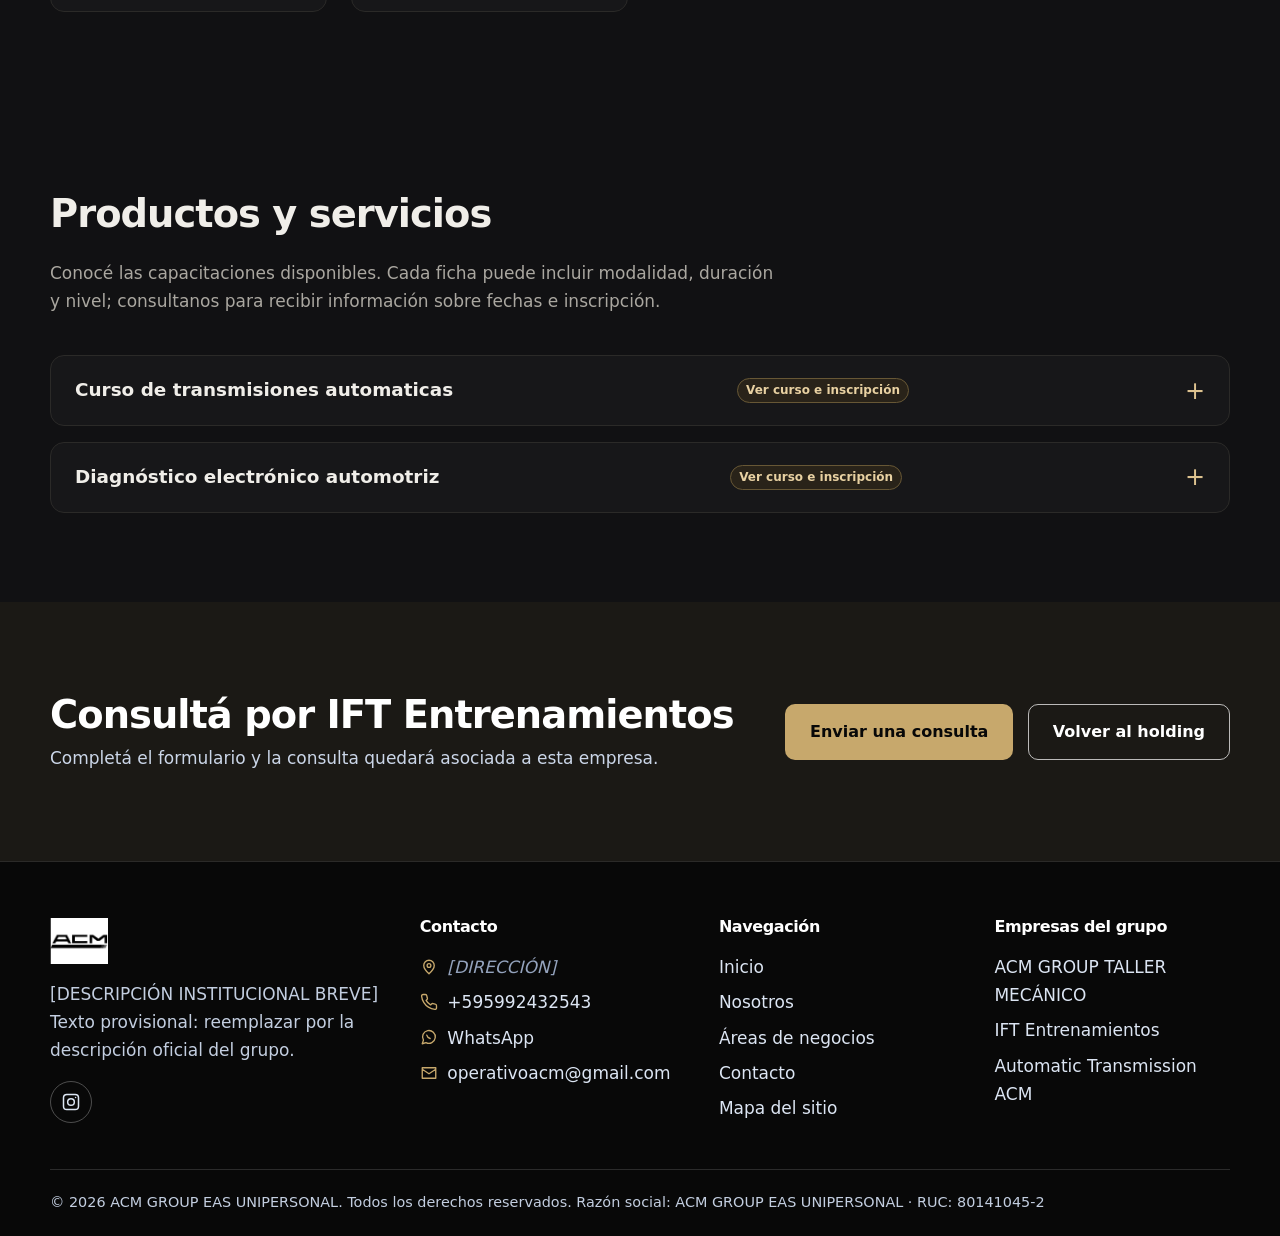
<file: negocios/ift/index.html>
<!DOCTYPE html>
<html lang="es">
<head>
  <meta charset="utf-8">
  <meta name="viewport" content="width=device-width, initial-scale=1">
  <title>IFT | ACM GROUP EAS UNIPERSONAL</title>
  <meta name="description" content="IFT Entrenamientos es el instituto de formación técnica del grupo ACM, con cursos orientados al desarrollo de habilidades aplicables al ámbito laboral.">
  <meta name="theme-color" content="#0a0a0b">
  <link rel="canonical" href="https://midominio.com.py/ift/negocios/ift/">
  <meta property="og:type" content="website">
  <meta property="og:locale" content="es_PY">
  <meta property="og:site_name" content="ACM GROUP EAS UNIPERSONAL">
  <meta property="og:title" content="IFT | ACM GROUP EAS UNIPERSONAL">
  <meta property="og:description" content="IFT Entrenamientos es el instituto de formación técnica del grupo ACM, con cursos orientados al desarrollo de habilidades aplicables al ámbito laboral.">
  <meta property="og:url" content="https://midominio.com.py/ift/negocios/ift/">
  <link rel="icon" href="../../assets/img/favicon.svg" type="image/svg+xml">
  <link rel="stylesheet" href="../../css/variables.css">
  <link rel="stylesheet" href="../../css/styles.css">
  <link rel="stylesheet" href="../../css/components.css">
  <link rel="stylesheet" href="../../css/responsive.css">
</head>
<body data-root="../../" data-page="negocios" data-vista="filial" data-slug="ift">
  <a class="skip-link" href="#contenido">Saltar al contenido</a>
  <div id="site-header"></div>
  <noscript><div class="noscript-aviso">Este sitio necesita JavaScript. Enlaces: <a href="../../">Inicio</a> · <a href="../../nosotros/">Nosotros</a> · <a href="../../negocios/">Áreas de negocios</a> · <a href="../../contacto/">Contacto</a></div></noscript>
  <main id="contenido" tabindex="-1"></main>
  <div id="site-footer"></div>
  <script src="../../js/data/config.js" defer></script>
  <script src="../../js/data/empresas.js" defer></script>
  <script src="../../js/data/contenido.js" defer></script>
  <script src="../../js/icons.js" defer></script>
  <script src="../../js/utils.js" defer></script>
  <script src="../../js/navigation.js" defer></script>
  <script src="../../js/render-empresas.js" defer></script>
  <script src="../../js/course-registration.js" defer></script>
  <script src="../../js/main.js" defer></script>
</body>
</html>
</file>
<file: css/variables.css>
/* ==========================================================
   VARIABLES GLOBALES — editá acá colores, tipografía y tamaños
   ========================================================== */
:root {
  /* Negro carbón y dorado champagne */
  --color-primario: #1b1915;
  --color-primario-oscuro: #080808;
  --color-primario-claro: #29251e;
  --color-acento: #c7a86c;
  --color-acento-texto: #ddc28f;
  --color-fondo: #0a0a0b;
  --color-fondo-alt: #111113;
  --color-superficie: #171719;
  --color-borde: #2b2a28;
  --color-texto: #f0eee9;
  --color-texto-suave: #aaa7a0;
  --color-texto-inverso: #ffffff;
  --color-error: #ff8e88;
  --color-ok: #7bd49b;
  --color-foco: #e2c98f;
  --color-filial: var(--color-acento); /* cada filial puede sobrescribirlo */

  /* Tipografía sans del sistema, sin dependencias externas */
  --fuente-titulos: system-ui, -apple-system, "Segoe UI", Roboto, "Helvetica Neue", Arial, sans-serif;
  --fuente-base: system-ui, -apple-system, "Segoe UI", Roboto, "Helvetica Neue", Arial, sans-serif;
  --tam-base: 1.0625rem;
  --tam-h1: clamp(2.3rem, 5.2vw, 3.9rem);
  --tam-h2: clamp(1.7rem, 3.2vw, 2.4rem);
  --tam-h3: 1.25rem;

  /* Layout */
  --ancho-contenedor: 1180px;
  --ancho-texto: 68ch;
  --espacio-seccion: clamp(3.5rem, 7vw, 6rem);
  --alto-header: 78px;
  --radio: 10px;
  --sombra-menu: 0 24px 60px rgba(0, 0, 0, .55);
  --transicion: .22s ease;

  /* Imagen del hero (ruta relativa a este archivo CSS) */
  --imagen-hero: url("../assets/img/hero.svg");
}
</file>
<file: css/styles.css>
/* Base, layout, header, hero y footer */
*, *::before, *::after { box-sizing: border-box; }
html { scroll-behavior: smooth; -webkit-text-size-adjust: 100%; scroll-padding-top: calc(var(--alto-header) + 12px); }
body { margin: 0; font-family: var(--fuente-base); font-size: var(--tam-base); line-height: 1.65; color: var(--color-texto); background: var(--color-fondo); }
img, svg, iframe { max-width: 100%; }
img { display: block; height: auto; }
.icon { display: inline-block; flex: none; vertical-align: middle; }
h1, h2, h3, h4 { font-family: var(--fuente-titulos); color: var(--color-texto); line-height: 1.18; margin: 0 0 .6em; font-weight: 650; letter-spacing: -.025em; }
h1 { font-size: var(--tam-h1); } h2 { font-size: var(--tam-h2); } h3 { font-size: var(--tam-h3); }
p { margin: 0 0 1em; max-width: var(--ancho-texto); }
a { color: var(--color-acento-texto); text-underline-offset: 3px; }
a:hover { color: #f0d69e; }
ul { padding-left: 1.2rem; }
:focus-visible { outline: 3px solid var(--color-foco); outline-offset: 3px; border-radius: 2px; }
.skip-link { position: absolute; left: 1rem; top: -4rem; z-index: 300; background: var(--color-acento); color: var(--color-primario-oscuro); padding: .6rem 1rem; font-weight: 700; transition: top var(--transicion); }
.skip-link:focus { top: 1rem; }
.visually-hidden { position: absolute !important; width: 1px; height: 1px; overflow: hidden; clip: rect(0 0 0 0); white-space: nowrap; }
.container { width: min(100% - 2.5rem, var(--ancho-contenedor)); margin-inline: auto; }
.section { padding-block: var(--espacio-seccion); }
.section--alt { background: var(--color-fondo-alt); }
.section--dark { background: var(--color-primario); color: var(--color-texto-inverso); }
.section--dark h2, .section--dark h3 { color: var(--color-texto-inverso); }
.section-head { max-width: 46rem; margin-bottom: 2.5rem; }
.section-head p { color: var(--color-texto-suave); }
.section--dark .section-head p { color: #c9d3e3; }
.noscript-aviso { padding: 1rem; background: #342b1b; color: var(--color-texto); text-align: center; }

/* ---------- Header ---------- */
.site-header { position: sticky; top: 0; z-index: 100; background: rgba(10, 10, 11, .94); border-bottom: 1px solid var(--color-borde); backdrop-filter: blur(16px); }
.header-inner { display: flex; align-items: center; justify-content: space-between; gap: 1rem; min-height: var(--alto-header); }
.brand { display: inline-flex; align-items: center; gap: .8rem; text-decoration: none; color: var(--color-texto); }
.brand img { height: 46px; width: auto; }
.brand-mark { display: grid; place-items: center; width: 46px; height: 46px; background: var(--color-primario-claro); color: #fff; font-family: var(--fuente-titulos); font-size: 1.5rem; border-bottom: 3px solid var(--color-acento); border-radius: 12px; }
.brand-text { font-family: var(--fuente-titulos); font-size: 1.15rem; font-weight: 600; line-height: 1.1; }
.nav-list { display: flex; align-items: center; gap: .15rem; list-style: none; margin: 0; padding: 0; }
.nav-link, .nav-btn { display: inline-flex; align-items: center; gap: .4rem; padding: .7rem .95rem; font: inherit; font-weight: 600; font-size: .98rem; color: var(--color-texto); background: none; border: 0; border-radius: var(--radio); cursor: pointer; text-decoration: none; transition: background var(--transicion), color var(--transicion); }
.nav-link:hover, .nav-btn:hover, .has-sub.is-open > .nav-btn { background: var(--color-fondo-alt); color: var(--color-acento-texto); }
.nav-link[aria-current="page"], .nav-btn.is-active { color: var(--color-acento-texto); box-shadow: inset 0 -2px 0 var(--color-acento); border-radius: 0; }
.nav-btn .icon { transition: transform var(--transicion); }
.has-sub.is-open > .nav-btn .icon { transform: rotate(180deg); }
.has-sub { position: relative; }
.submenu { display: none; position: absolute; right: 0; top: calc(100% + 4px); z-index: 20; min-width: 320px; margin: 0; padding: .5rem; list-style: none; background: var(--color-superficie); border: 1px solid var(--color-borde); border-top: 3px solid var(--color-acento); box-shadow: var(--sombra-menu); border-radius: 0 0 var(--radio) var(--radio); }
.has-sub.is-open > .submenu { display: block; }
.submenu a, .submenu .sub-text { display: flex; align-items: center; gap: .8rem; padding: .7rem .8rem; color: var(--color-texto); text-decoration: none; border-radius: var(--radio); }
.submenu a:hover, .submenu a:focus-visible { background: var(--color-fondo-alt); }
.submenu a[aria-current="page"] { background: var(--color-fondo-alt); box-shadow: inset 3px 0 0 var(--color-acento); }
.submenu .sub-text { color: var(--color-texto-suave); }
.sub-title { display: block; font-weight: 600; line-height: 1.3; }
.sub-meta { display: block; font-size: .86rem; color: var(--color-texto-suave); }
.sub-sep { height: 1px; margin: .35rem .5rem; background: var(--color-borde); }
.nav-toggle { display: none; align-items: center; justify-content: center; width: 46px; height: 46px; background: var(--color-superficie); border: 1px solid var(--color-borde); border-radius: var(--radio); color: var(--color-texto); cursor: pointer; }

/* ---------- Hero ---------- */
.hero { color: #fff; padding-block: clamp(4rem, 9vw, 7.5rem); background: linear-gradient(100deg, rgba(8,8,8,.97) 25%, rgba(18,17,15,.78)), var(--imagen-hero) center / cover no-repeat; border-bottom: 1px solid var(--color-borde); }
.hero-inner { display: grid; grid-template-columns: minmax(0, 1.25fr) minmax(0, .75fr); gap: clamp(2rem, 6vw, 5rem); align-items: center; }
.hero h1 { color: #fff; max-width: 16ch; }
.hero-nombre { margin: 0 0 1.2rem; color: #e3c88e; font-weight: 600; font-size: 1.05rem; }
.hero p.hero-texto { color: #d5deec; font-size: 1.15rem; max-width: 52ch; }
.hero-acciones { display: flex; flex-wrap: wrap; gap: .9rem; margin-top: 2rem; }
.hero-org { border: 1px solid rgba(221,194,143,.2); padding: 1.6rem; background: rgba(12,12,12,.76); border-radius: 16px; backdrop-filter: blur(10px); }
.hero-org h2 { color: #fff; font-size: 1.05rem; margin-bottom: 1rem; font-family: var(--fuente-base); font-weight: 600; }
.org-raiz { padding: .8rem 1rem; background: var(--color-acento); color: var(--color-primario-oscuro); font-weight: 700; font-family: var(--fuente-titulos); }
.org-lista { list-style: none; margin: 0; padding: 0 0 0 1.2rem; border-left: 2px solid rgba(255,255,255,.35); margin-left: 1.2rem; }
.org-lista li { position: relative; padding: .55rem 0 .55rem 1.3rem; }
.org-lista li::before { content: ""; position: absolute; left: 0; top: 50%; width: 1rem; border-top: 2px solid rgba(255,255,255,.35); }
.org-lista a { color: #fff; text-decoration: none; font-weight: 600; }
.org-lista a:hover { text-decoration: underline; color: #e3c88e; }
.org-lista small { display: block; color: #b9c6dc; font-weight: 400; }
.page-hero { background: linear-gradient(120deg, var(--color-primario-oscuro), var(--color-primario)); color: #fff; padding-block: clamp(2.8rem, 6vw, 4.5rem); border-bottom: 1px solid var(--color-borde); }
.page-hero h1 { color: #fff; margin-bottom: .4rem; }
.page-hero p { color: #cbd6e8; font-size: 1.12rem; margin-bottom: 0; }
.breadcrumb { margin: 0 0 1.2rem; padding: 0; list-style: none; display: flex; flex-wrap: wrap; gap: .4rem; font-size: .92rem; color: #aebcd3; }
.breadcrumb li + li::before { content: "/"; margin-right: .4rem; opacity: .6; }
.breadcrumb a { color: #e3c88e; }

/* ---------- Footer ---------- */
.site-footer { background: var(--color-primario-oscuro); color: #c3cee0; padding-top: 3.5rem; border-top: 1px solid var(--color-borde); }
.site-footer h2 { font-family: var(--fuente-base); font-size: 1rem; color: #fff; margin-bottom: 1rem; }
.site-footer a { color: #dce5f3; text-decoration: none; }
.site-footer a:hover { color: #e3c88e; text-decoration: underline; }
.site-footer ul { list-style: none; margin: 0; padding: 0; }
.site-footer li { margin-bottom: .45rem; }
.footer-grid { display: grid; grid-template-columns: 1.4fr 1.1fr 1fr 1fr; gap: 2.5rem; padding-bottom: 2.5rem; }
.footer-brand .brand { color: #fff; margin-bottom: 1rem; }
.footer-brand .brand-mark { background: var(--color-primario-claro); color: #fff; }
.footer-contacto li { display: flex; gap: .6rem; align-items: flex-start; }
.footer-contacto .icon { margin-top: .3rem; color: var(--color-acento); }
.pendiente { color: #94a3bd; font-style: italic; }
.social { display: flex; flex-wrap: wrap; gap: .6rem; margin-top: 1rem; }
.social a { display: grid; place-items: center; width: 42px; height: 42px; border: 1px solid rgba(255,255,255,.28); border-radius: 50%; }
.social a:hover { background: var(--color-acento); border-color: var(--color-acento); color: var(--color-primario-oscuro); text-decoration: none; }
.footer-legal { border-top: 1px solid rgba(255,255,255,.14); padding-block: 1.3rem; font-size: .9rem; display: flex; flex-wrap: wrap; justify-content: space-between; gap: .6rem 2rem; }
.footer-legal p { margin: 0; max-width: none; }
</file>
<file: css/components.css>
/* Componentes reutilizables */
.btn { display: inline-flex; align-items: center; gap: .55rem; padding: .85rem 1.5rem; font: inherit; font-weight: 700; font-size: 1rem; text-decoration: none; border: 1px solid transparent; border-radius: var(--radio); cursor: pointer; transition: background var(--transicion), color var(--transicion), border-color var(--transicion), transform var(--transicion); }
.btn:hover { transform: translateY(-2px); }
.btn--acento { background: var(--color-acento); color: var(--color-primario-oscuro); }
.btn--acento:hover { background: #d6b97e; color: var(--color-primario-oscuro); }
.btn--claro { border-color: rgba(255,255,255,.7); color: #fff; }
.btn--claro:hover { background: #fff; color: var(--color-primario-oscuro); }
.btn--oscuro { background: var(--color-primario); color: #fff; }
.btn--oscuro:hover { background: var(--color-primario-claro); color: #fff; }
.btn--borde { border-color: var(--color-borde); color: var(--color-texto); }
.btn--borde:hover { background: var(--color-primario); color: #fff; }
.btn[disabled] { opacity: .6; cursor: progress; }
.enlace-flecha { display: inline-flex; align-items: center; gap: .4rem; font-weight: 700; color: var(--color-acento-texto); text-decoration: none; }
.enlace-flecha:hover { text-decoration: underline; color: #f0d69e; }

.grid { display: grid; gap: 1.5rem; grid-template-columns: repeat(auto-fill, minmax(250px, 1fr)); }
.grid--2 { grid-template-columns: repeat(auto-fit, minmax(300px, 1fr)); }

/* Tarjeta de filial */
.empresa-card { display: flex; flex-direction: column; background: var(--color-superficie); border: 1px solid var(--color-borde); border-top: 3px solid var(--color-filial); padding: 1.6rem; border-radius: 14px; transition: border-color var(--transicion), transform var(--transicion), box-shadow var(--transicion); }
.empresa-card:hover { border-color: var(--color-acento); transform: translateY(-4px); box-shadow: 0 16px 35px rgba(0,0,0,.2); }
.empresa-card h3 { margin: .9rem 0 .2rem; }
.empresa-area { margin: 0 0 .8rem; color: var(--color-acento-texto); font-weight: 600; font-size: .95rem; }
.empresa-card p.empresa-desc { color: var(--color-texto-suave); flex: 1; font-size: .98rem; }
.logo-box { display: grid; place-items: center; width: 64px; height: 64px; border: 1px solid var(--color-borde); background: var(--color-fondo-alt); color: var(--color-acento-texto); overflow: hidden; border-radius: 12px; }
.logo-box img { max-width: 100%; max-height: 100%; object-fit: contain; }
.logo-box--grande { width: 88px; height: 88px; background: var(--color-superficie); }
.badge-demo { display: inline-block; margin-left: .5rem; padding: .1rem .5rem; font-size: .75rem; font-weight: 700; background: #292319; color: #e8d1a2; border: 1px solid #675735; border-radius: 999px; vertical-align: middle; font-family: var(--fuente-base); }

/* Dos columnas */
.split { display: grid; grid-template-columns: 1fr 1fr; gap: clamp(2rem, 5vw, 4.5rem); align-items: center; }
.split--top { align-items: start; }
.split img { width: 100%; border: 1px solid var(--color-borde); }

/* Valores */
.valores { display: grid; gap: 2rem; grid-template-columns: repeat(auto-fit, minmax(220px, 1fr)); }
.valor { border-left: 2px solid var(--color-acento); padding-left: 1.2rem; }
.valor .icon { color: var(--color-acento); margin-bottom: .6rem; }
.valor p { color: var(--color-texto-suave); font-size: .98rem; margin: 0; }
.section--dark .valor p { color: #c9d3e3; }

/* Resumen institucional */
.stats { display: flex; flex-wrap: wrap; gap: 1rem 4rem; }
.stat-valor { display: block; font-family: var(--fuente-titulos); font-size: clamp(2.4rem, 5vw, 3.4rem); color: var(--color-acento-texto); line-height: 1; }
.stat-etiqueta { color: var(--color-texto-suave); }
.nota-datos { margin: 1.8rem 0 0; font-size: .92rem; color: var(--color-texto-suave); }

/* Llamada a la acción */
.cta { background: var(--color-primario); color: #fff; }
.cta-inner { display: flex; flex-wrap: wrap; align-items: center; justify-content: space-between; gap: 1.5rem 3rem; }
.cta h2 { color: #fff; margin-bottom: .4rem; }
.cta p { color: #cbd6e8; margin: 0; }

/* Aviso de contenido provisional */
.aviso { padding: .9rem 1.1rem; margin-bottom: 2rem; background: #211d16; border-left: 4px solid var(--color-acento); border-radius: 0 var(--radio) var(--radio) 0; font-size: .95rem; max-width: none; }

/* Línea de tiempo (historia) */
.timeline { list-style: none; margin: 0; padding: 0; border-left: 2px solid var(--color-borde); }
.timeline li { position: relative; padding: 0 0 1.8rem 1.8rem; }
.timeline li::before { content: ""; position: absolute; left: -7px; top: .45rem; width: 12px; height: 12px; background: var(--color-acento); }
.timeline strong { display: block; font-family: var(--fuente-titulos); color: var(--color-acento-texto); font-size: 1.15rem; }
.timeline p { margin: 0; color: var(--color-texto-suave); }

/* Misión y visión */
.mv { padding: 2rem; border: 1px solid var(--color-borde); background: var(--color-superficie); border-radius: 14px; }
.mv .icon { color: var(--color-acento); margin-bottom: .6rem; }

/* Datos de contacto */
.lista-datos { list-style: none; margin: 0; padding: 0; }
.lista-datos li { display: flex; gap: .8rem; padding: .85rem 0; border-bottom: 1px solid var(--color-borde); }
.lista-datos .icon { color: var(--color-acento-texto); margin-top: .25rem; }
.lista-datos small { display: block; color: var(--color-texto-suave); }
.panel { background: var(--color-superficie); border: 1px solid var(--color-borde); padding: 1.6rem; border-radius: 14px; }
.productos { list-style: none; margin: 0; padding: 0; display: grid; gap: 1rem; grid-template-columns: repeat(auto-fit, minmax(240px, 1fr)); }
.productos li { display: flex; gap: .7rem; align-items: flex-start; padding: 1rem 1.1rem; border: 1px solid var(--color-borde); background: var(--color-superficie); border-radius: 12px; }
.productos .icon { color: var(--color-filial); margin-top: .2rem; }
.catalogo-cursos { display: grid; gap: 1rem; }
.curso-acordeon { border: 1px solid var(--color-borde); background: var(--color-superficie); border-radius: 14px; overflow: hidden; }
.curso-acordeon[open] { border-color: var(--color-acento); }
.curso-acordeon summary { display: flex; align-items: center; justify-content: space-between; gap: 1rem; padding: 1.2rem 1.5rem; cursor: pointer; list-style: none; }
.curso-acordeon summary::-webkit-details-marker { display: none; }
.curso-acordeon summary::after { content: "+"; color: var(--color-acento-texto); font-size: 1.5rem; line-height: 1; }
.curso-acordeon[open] summary::after { content: "−"; }
.curso-titulo { color: var(--color-texto); font-size: 1.15rem; font-weight: 700; }
.curso-contenido { display: grid; gap: 1rem; padding: 0 1.5rem 1.5rem; }
.curso-descripcion { margin: 0; color: var(--color-texto-suave); }
.form-inscripcion { padding-top: 1rem; border-top: 1px solid var(--color-borde); }
.form-inscripcion h3 { margin: 0; font-size: 1.15rem; }
.form-inscripcion .nota-datos { margin: 0; }
.curso-detalles { display: flex; flex-wrap: wrap; gap: .8rem 1.5rem; margin: 0; }
.curso-detalles dt { color: var(--color-texto-suave); font-size: .82rem; }
.curso-detalles dd { margin: 0; font-weight: 600; }
.catalogo-vacio { max-width: none; padding: 1.2rem 1.4rem; border: 1px dashed var(--color-borde); border-radius: 12px; background: var(--color-superficie); color: var(--color-texto-suave); }
.disertantes-grid { grid-template-columns: repeat(auto-fill, minmax(240px, 1fr)); }
.disertante-card { min-width: 0; height: 390px; perspective: 1000px; background: transparent; border: 0; border-radius: 14px; }
.disertante-card:focus-visible { outline: 3px solid var(--color-foco); outline-offset: 4px; }
.disertante-frente, .disertante-reverso { position: absolute; inset: 0; overflow: hidden; border: 1px solid var(--color-borde); border-radius: 14px; backface-visibility: hidden; -webkit-backface-visibility: hidden; transition: transform .6s cubic-bezier(.2,.7,.2,1), border-color var(--transicion), box-shadow var(--transicion); }
.disertante-frente { display: flex; flex-direction: column; cursor: pointer; background: var(--color-superficie); transform: rotateY(0); }
.disertante-frente::-webkit-details-marker { display: none; }
.disertante-frente::marker { content: ""; }
.disertante-frente:hover, .disertante-frente:focus-visible { border-color: var(--color-acento); }
.disertante-reverso { display: flex; flex-direction: column; justify-content: space-between; padding: 1.5rem; background: linear-gradient(145deg, var(--color-primario-claro), var(--color-fondo-alt)); transform: rotateY(180deg); pointer-events: none; }
.disertante-card[open] .disertante-frente { transform: rotateY(-180deg); }
.disertante-card[open] .disertante-reverso { transform: rotateY(0); border-color: var(--color-acento); box-shadow: 0 16px 35px rgba(0,0,0,.2); }
.disertante-card[open] .disertante-reverso { pointer-events: auto; }
.disertante-foto { position: relative; display: grid; flex: 1; min-height: 0; place-items: center; overflow: hidden; background: linear-gradient(135deg, var(--color-primario-claro), var(--color-fondo-alt)); }
.disertante-imagen { width: 100%; height: 100%; object-fit: cover; }
.disertante-imagen[hidden], .disertante-avatar[hidden] { display: none; }
.disertante-avatar { display: grid; place-items: center; width: 96px; height: 96px; border: 1px solid var(--color-borde); border-radius: 50%; background: var(--color-superficie); color: var(--color-acento-texto); font-family: var(--fuente-titulos); font-size: 1.8rem; font-weight: 700; }
.disertante-meta { display: grid; gap: .35rem; padding: 1rem 1.2rem 1.15rem; }
.disertante-nombre { display: flex; flex-wrap: wrap; align-items: center; gap: .35rem .5rem; }
.disertante-titulo { font-family: var(--fuente-titulos); font-size: 1.2rem; font-weight: 700; line-height: 1.2; }
.disertante-especialidad { margin: 0; color: var(--color-acento-texto); font-weight: 600; }
.disertante-indicacion { margin-top: .2rem; color: var(--color-texto-suave); font-size: .85rem; }
.disertante-descripcion { margin: 0; color: var(--color-texto); }
.disertante-volver { align-self: flex-start; padding: .55rem .9rem; font: inherit; font-weight: 700; color: var(--color-texto); background: transparent; border: 1px solid var(--color-borde); border-radius: var(--radio); cursor: pointer; }
.disertante-volver:hover { border-color: var(--color-acento); color: var(--color-acento-texto); }
.disertante-volver:focus-visible { outline: 3px solid var(--color-foco); outline-offset: 3px; }
@media (prefers-reduced-motion: reduce) {
  .disertante-frente, .disertante-reverso { transition: none; }
}

/* Mapa del sitio */
.mapa-sitio ul { list-style: none; padding-left: 0; }
.mapa-sitio ul ul { padding-left: 1.4rem; border-left: 2px solid var(--color-borde); margin: .4rem 0 .8rem 0; }
.mapa-sitio li { margin: .35rem 0; }

/* Formulario */
.form { display: grid; gap: 1.2rem; }
.form-fila { display: grid; gap: 1.2rem; grid-template-columns: 1fr 1fr; }
.campo label, .campo legend { display: block; margin-bottom: .35rem; font-weight: 600; }
.campo .opcional { font-weight: 400; color: var(--color-texto-suave); }
.campo input, .campo select, .campo textarea { width: 100%; padding: .8rem .9rem; font: inherit; color: var(--color-texto); background: var(--color-superficie); border: 1px solid var(--color-borde); border-radius: var(--radio); }
.campo textarea { min-height: 150px; resize: vertical; }
.campo input:hover, .campo select:hover, .campo textarea:hover { border-color: var(--color-acento); }
.campo [aria-invalid="true"] { border-color: var(--color-error); border-width: 2px; }
.campo-check { display: flex; gap: .7rem; align-items: flex-start; }
.campo-check input { width: 1.2rem; height: 1.2rem; margin-top: .25rem; flex: none; }
.campo-check label { font-weight: 400; margin: 0; }
.error-campo { margin: .35rem 0 0; color: var(--color-error); font-size: .92rem; font-weight: 600; min-height: 0; }
.error-campo:empty { display: none; }
.hp { position: absolute; left: -9999px; width: 1px; height: 1px; overflow: hidden; }
.estado-form { padding: 1rem 1.2rem; border-left: 4px solid var(--color-borde); background: var(--color-fondo-alt); max-width: none; margin: 0; }
.estado-form[hidden] { display: none; }
.estado-form--ok { border-color: var(--color-ok); background: #172b24; }
.estado-form--error { border-color: var(--color-error); background: #321f25; }
.estado-form--info { border-color: var(--color-acento); background: #211d16; }
.mapa-caja { display: grid; place-items: center; min-height: 280px; padding: 1.5rem; text-align: center; border: 2px dashed var(--color-borde); color: var(--color-texto-suave); background: var(--color-fondo-alt); border-radius: 14px; }
.mapa-caja iframe { width: 100%; height: 320px; border: 0; }
</file>
<file: css/responsive.css>
/* Adaptación a tablets y móviles */
@media (max-width: 1020px) {
  .footer-grid { grid-template-columns: 1fr 1fr; }
  .hero-inner { grid-template-columns: 1fr; }
  .hero h1 { max-width: 20ch; }
}
@media (max-width: 920px) {
  .nav-toggle { display: inline-flex; }
  .main-nav { display: none; position: absolute; left: 0; right: 0; top: 100%; max-height: calc(100vh - var(--alto-header)); overflow-y: auto; background: var(--color-superficie); border-bottom: 1px solid var(--color-borde); box-shadow: var(--sombra-menu); padding: .5rem 1.25rem 1.2rem; }
  .main-nav.is-open { display: block; }
  .nav-list { flex-direction: column; align-items: stretch; }
  .nav-link, .nav-btn { width: 100%; justify-content: space-between; padding: .95rem .6rem; border-bottom: 1px solid var(--color-borde); border-radius: 0; }
  .nav-link[aria-current="page"], .nav-btn.is-active { box-shadow: inset 4px 0 0 var(--color-acento); }
  .submenu { position: static; min-width: 0; box-shadow: none; border: 0; border-left: 2px solid var(--color-borde); margin: .3rem 0 .6rem .6rem; padding: .2rem; }
}
@media (max-width: 760px) {
  .split, .form-fila { grid-template-columns: 1fr; }
  .footer-grid { grid-template-columns: 1fr; gap: 2rem; }
  .brand-text { font-size: 1rem; }
  .hero-acciones .btn, .cta .btn { width: 100%; justify-content: center; }
}
@media (prefers-reduced-motion: reduce) {
  *, *::before, *::after { animation: none !important; transition: none !important; scroll-behavior: auto !important; }
  .empresa-card:hover { transform: none; }
}
</file>
